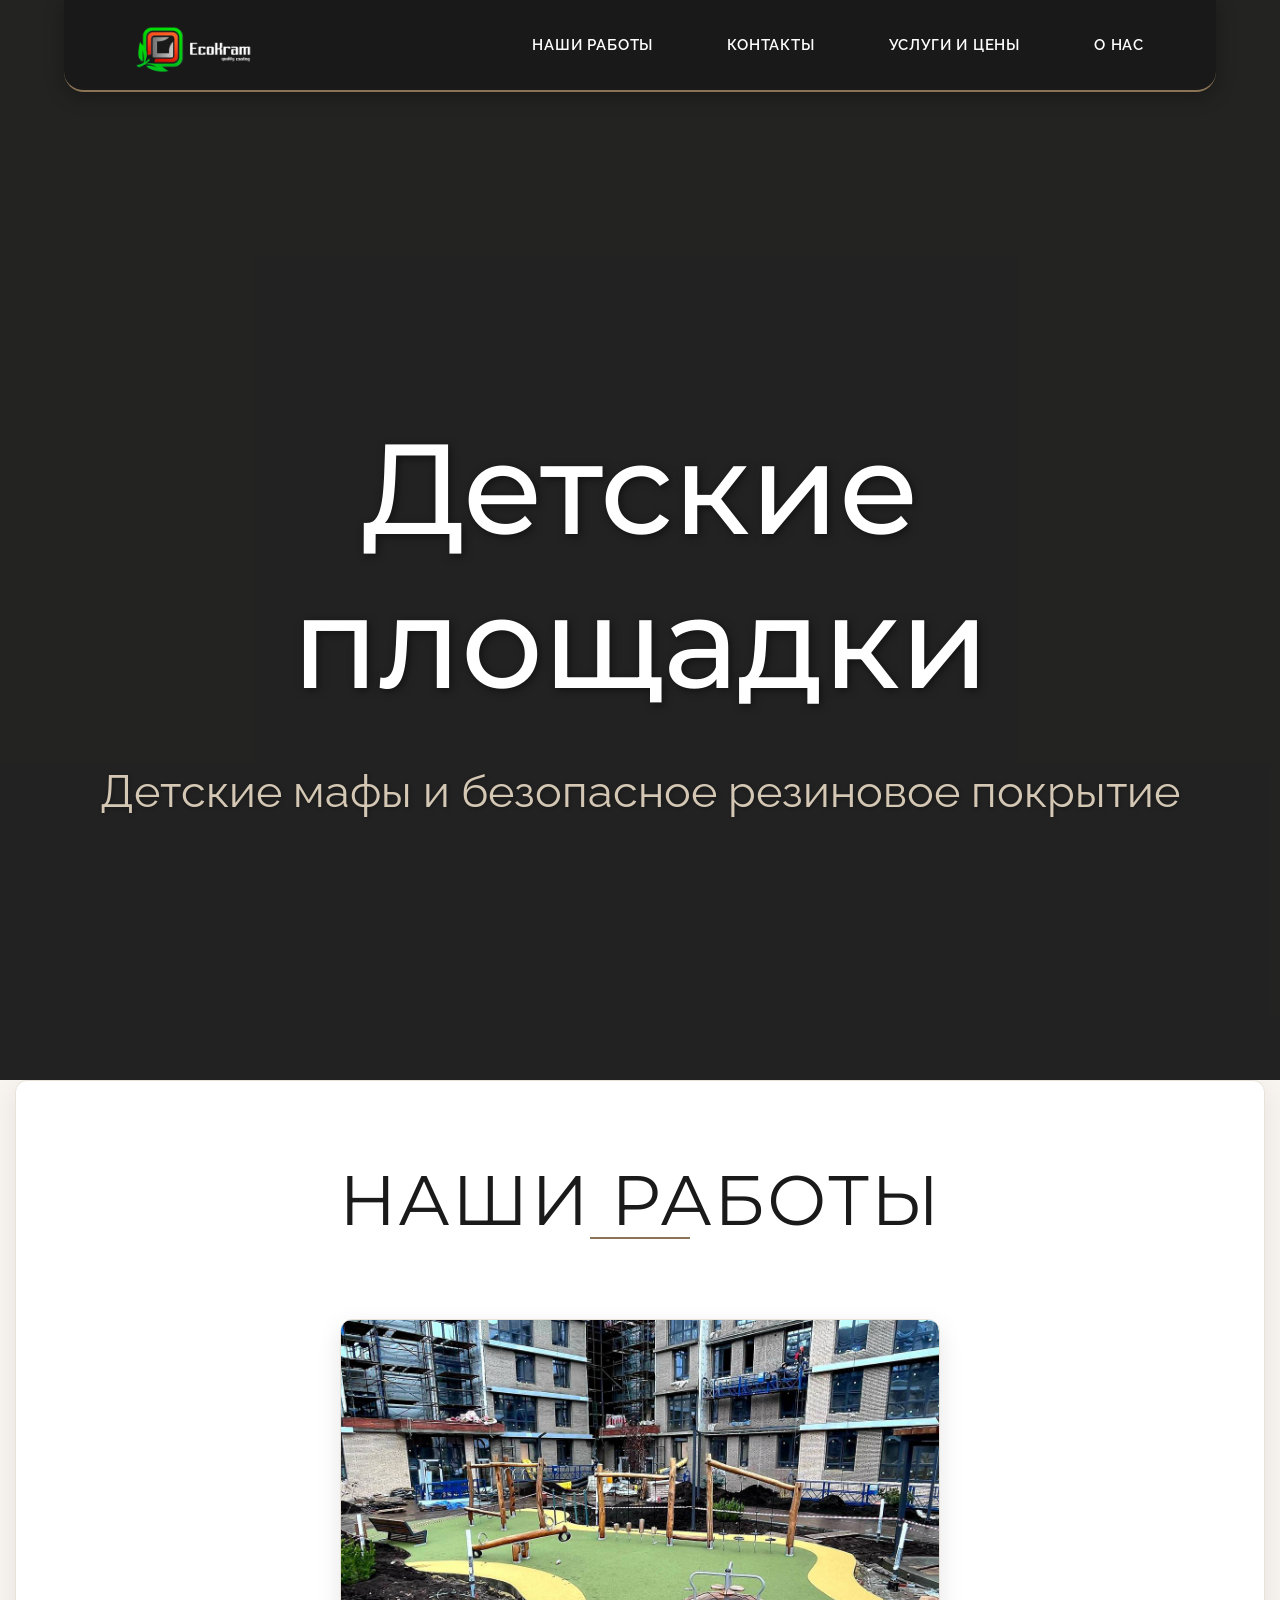
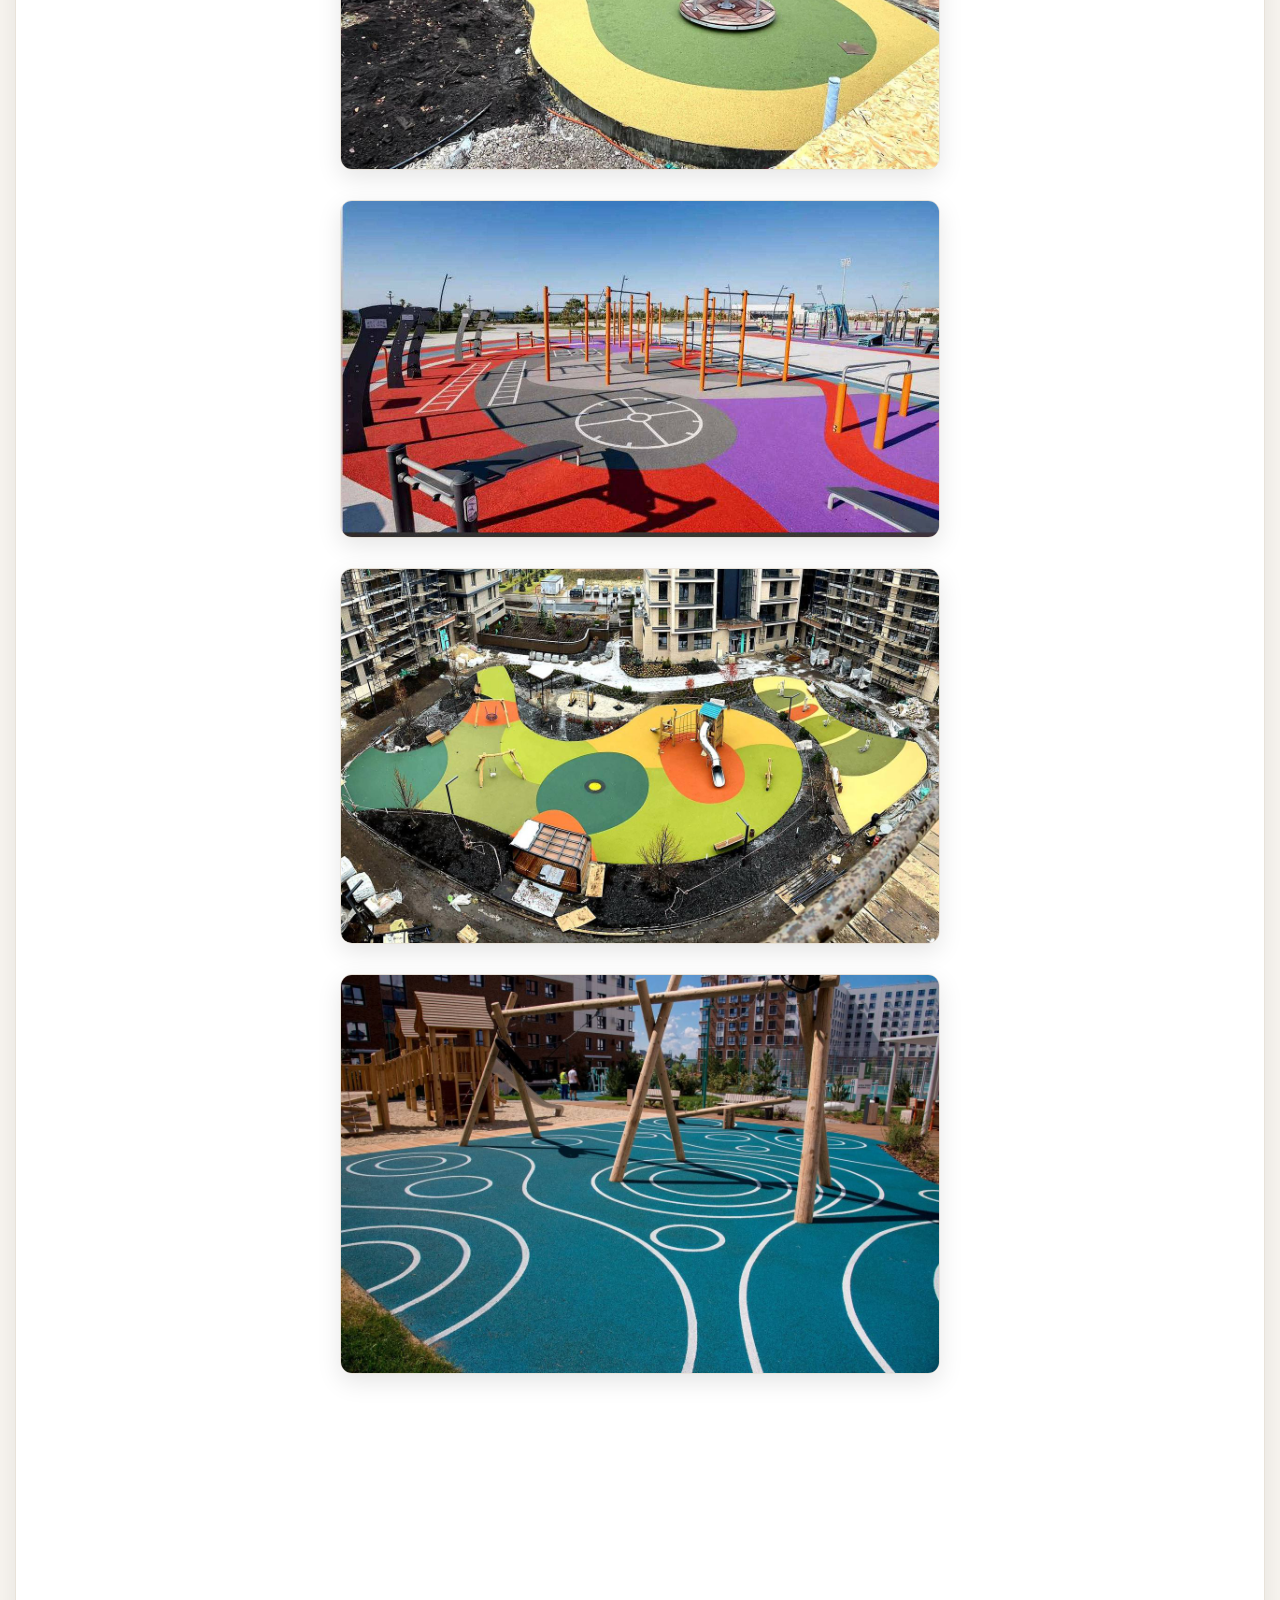
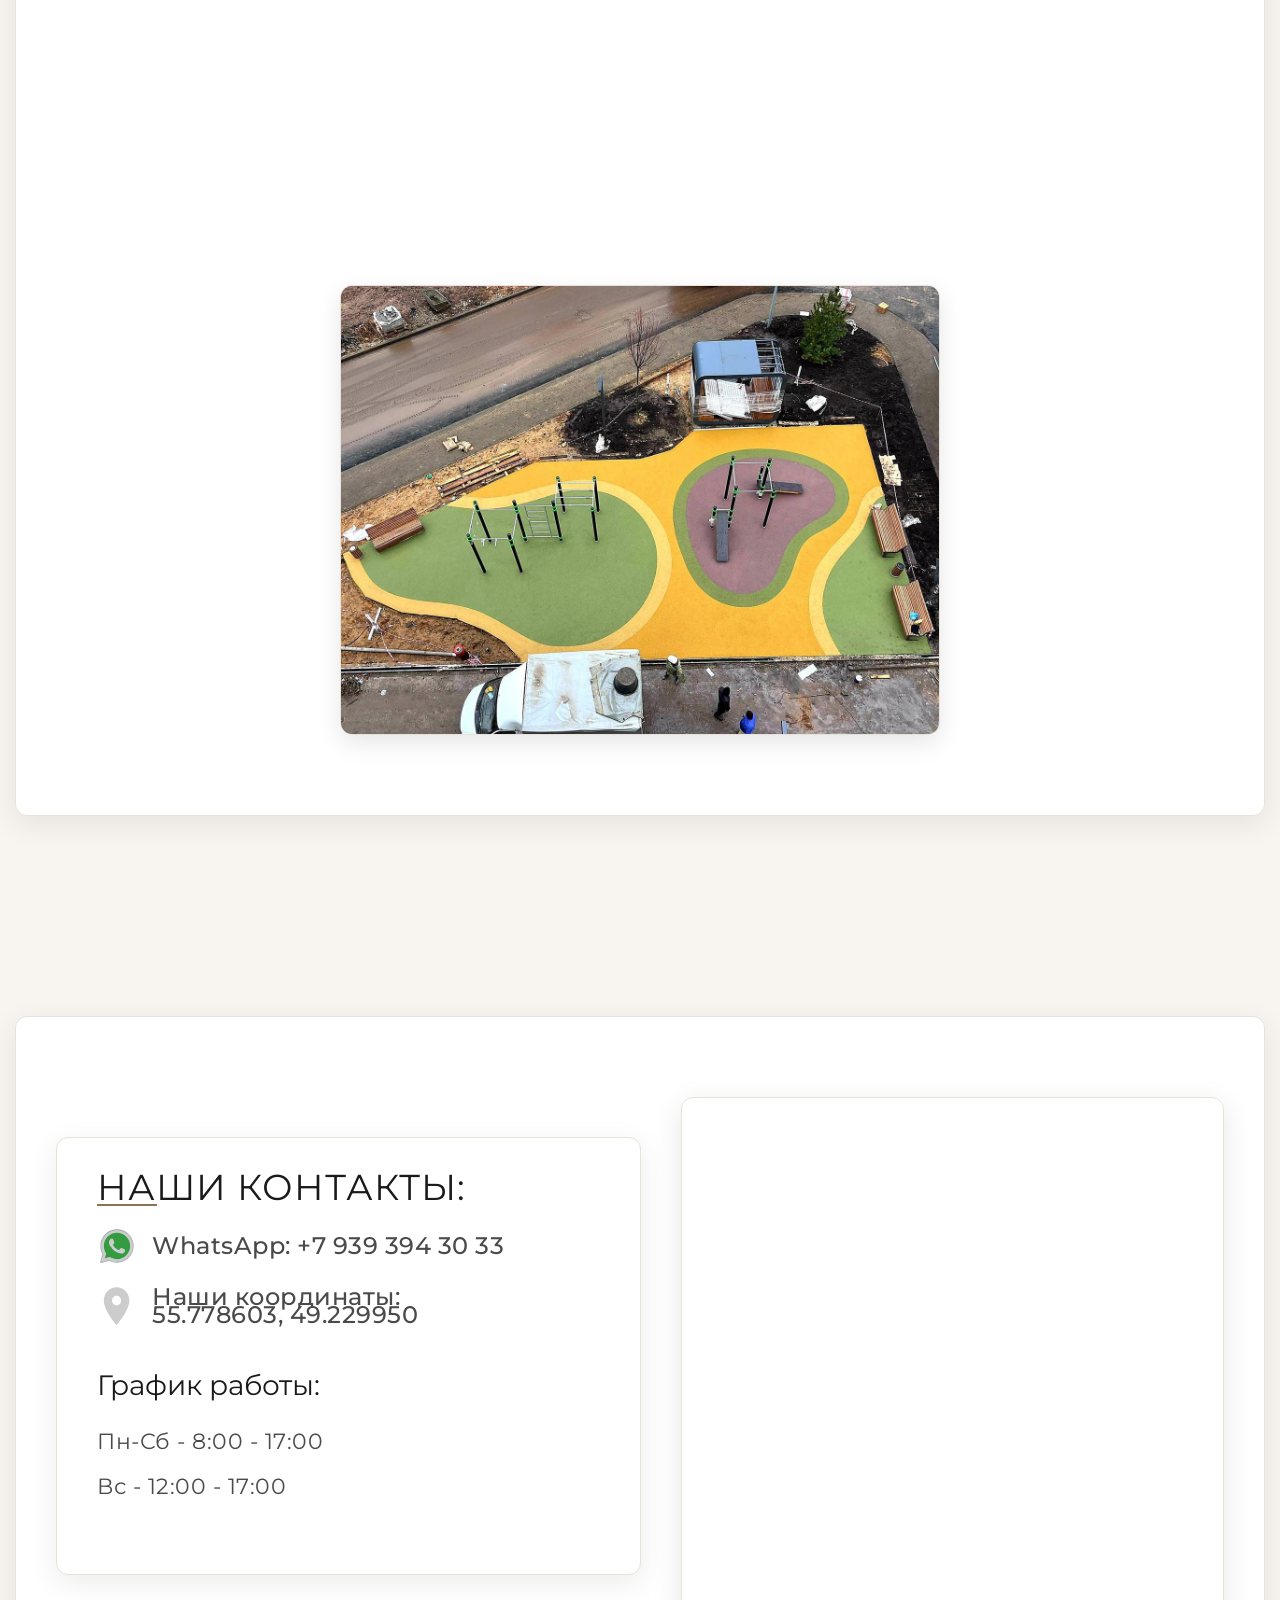
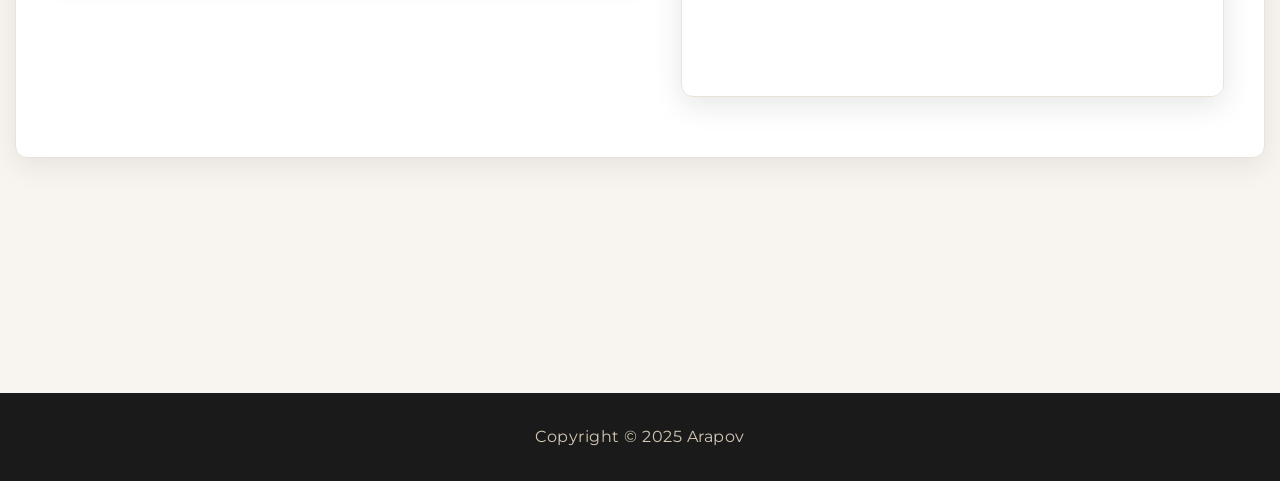
<file: index.html>
<!DOCTYPE html>
<html lang="ru">
<head>
    <meta charset="UTF-8">
    <meta name="viewport" content="width=device-width, initial-scale=1.0">
    <title>ЭКОКРАМ</title>
    <link rel="preconnect" href="https://fonts.googleapis.com">
    <link rel="preconnect" href="https://fonts.gstatic.com" crossorigin>
    <link href="https://fonts.googleapis.com/css2?family=Montserrat:ital,wght@0,100..900;1,100..900&display=swap" rel="stylesheet">
    <link rel="preconnect" href="https://fonts.googleapis.com">
    <link rel="preconnect" href="https://fonts.gstatic.com" crossorigin>
    <link href="https://fonts.googleapis.com/css2?family=Raleway:ital,wght@0,100..900;1,100..900&display=swap" rel="stylesheet">
    <link rel="stylesheet" href="styles/normalize.css">
    <link rel="stylesheet" href="styles/style.css">
</head>
<body>
    <header class="header">
        <div class="container">
            <nav class="nav">
                <a class="logo" href="index.html">
                    <img class="logo-img" src="image/1583610-1722.webp" alt="Логотип ЭКОКРАМ">
                </a> 
                <ul class="menu">
                    <li class="menu-item">
                        <a class="menu-link" href="index.html#Uslugi">Наши работы</a>
                    </li>
                    <li class="menu-item">
                        <a class="menu-link" href="index.html#contacts">Контакты</a>
                    </li>
                    <li class="menu-item">
                        <a class="menu-link" href="services.html">Услуги и цены</a>
                    </li>
                    <li class="menu-item">
                        <a class="menu-link" href="feedback.html">О нас</a>
                    </li>
                </ul>
            </nav>
           
            
            <div class="text">
                <div class="hero-content">
                    <div class="ploshadki">Детские площадки</div>
                    <p class="textp">Детские мафы и безопасное резиновое покрытие</p>
                </div>
            </div>
        </div>
      
    </header>
    

    <main class="main">
        <section class="section">
            <div class="container-2">
                <a name="Uslugi"></a>
                <div class="uslugi">Наши работы</div>
                <div class = "body2">
                    <div class="gallery-container">
                        <div class="gallery">
                            <img src="image/photo_1_2024-12-05_18-03-25.jpg" alt="Фото 1" class="gallery-image">
                            <img src="image/photo_2_2024-12-05_18-03-25.jpg" alt="Фото 2" class="gallery-image">
                            <img src="image/photo_3_2024-12-05_18-03-25.jpg" alt="Фото 3" class="gallery-image">
                            <img src="image/photo_4_2024-12-05_18-03-25.jpg" alt="Фото 4" class="gallery-image">
                            <img src="image/photo_5_2024-12-05_18-03-25.jpg" alt="Фото 5" class="gallery-image">
                            <img src="image/photo_6_2024-12-05_18-03-25.jpg" alt="Фото 6" class="gallery-image">
                           
                        </div>
                       
                    </div>
                
                    <script src="script.js"></script>
                </div>

                
            </div>
            
            
            
        </section>
        
        <section class="contacts">
            <div class="container-2">
                <div class="contact-inner">
                    <form action="#" class="contact-forms">
                        <a name="contacts"></a>
                        <div class="contact-title">Наши контакты:</div>
                        <div class="whatsapp-container">
                            
                            <img src="image/icons8-whatsapp.svg" alt="WhatsApp" class="icon">
                            <a href="tel:+7 939 365 5715">
                            <p class="WhatsApp">WhatsApp: +7 939 394 30 33 </p>
                            </a>
                        </div>
                        <div class="point">
                            <img src="image/Point.svg" alt="point" class="icon">
                            <div class="WhatsApp">
                                Наши координаты:<br>55.778603, 49.229950
                            </div>
                        </div>
                        <div class="grafik-2">График работы: </div>
                        <div class="grafik">
                            <p>Пн-Сб - 8:00 - 17:00</p>
                            <p>Вс - 12:00 - 17:00</p>
                            
                        </div>
                    </form>
                    <div class="map">
                        <script type="text/javascript" charset="utf-8" async 
                            src="https://api-maps.yandex.ru/services/constructor/1.0/js/?um=constructor%3A72d34d6f0f714a64d9b0798d7bc7390b1f22847db20ec881ee25680d267d483a&amp;width=100%25&amp;height=600&amp;lang=ru_RU&amp;scroll=true">
                        </script>
                    </div>
                    
                </div>
            </div>
        </section>
    </main>
    <footer>
        <a href="#contacts">Copyright © 2025 Arapov</a>
    </footer>
</body>
</html>
</file>
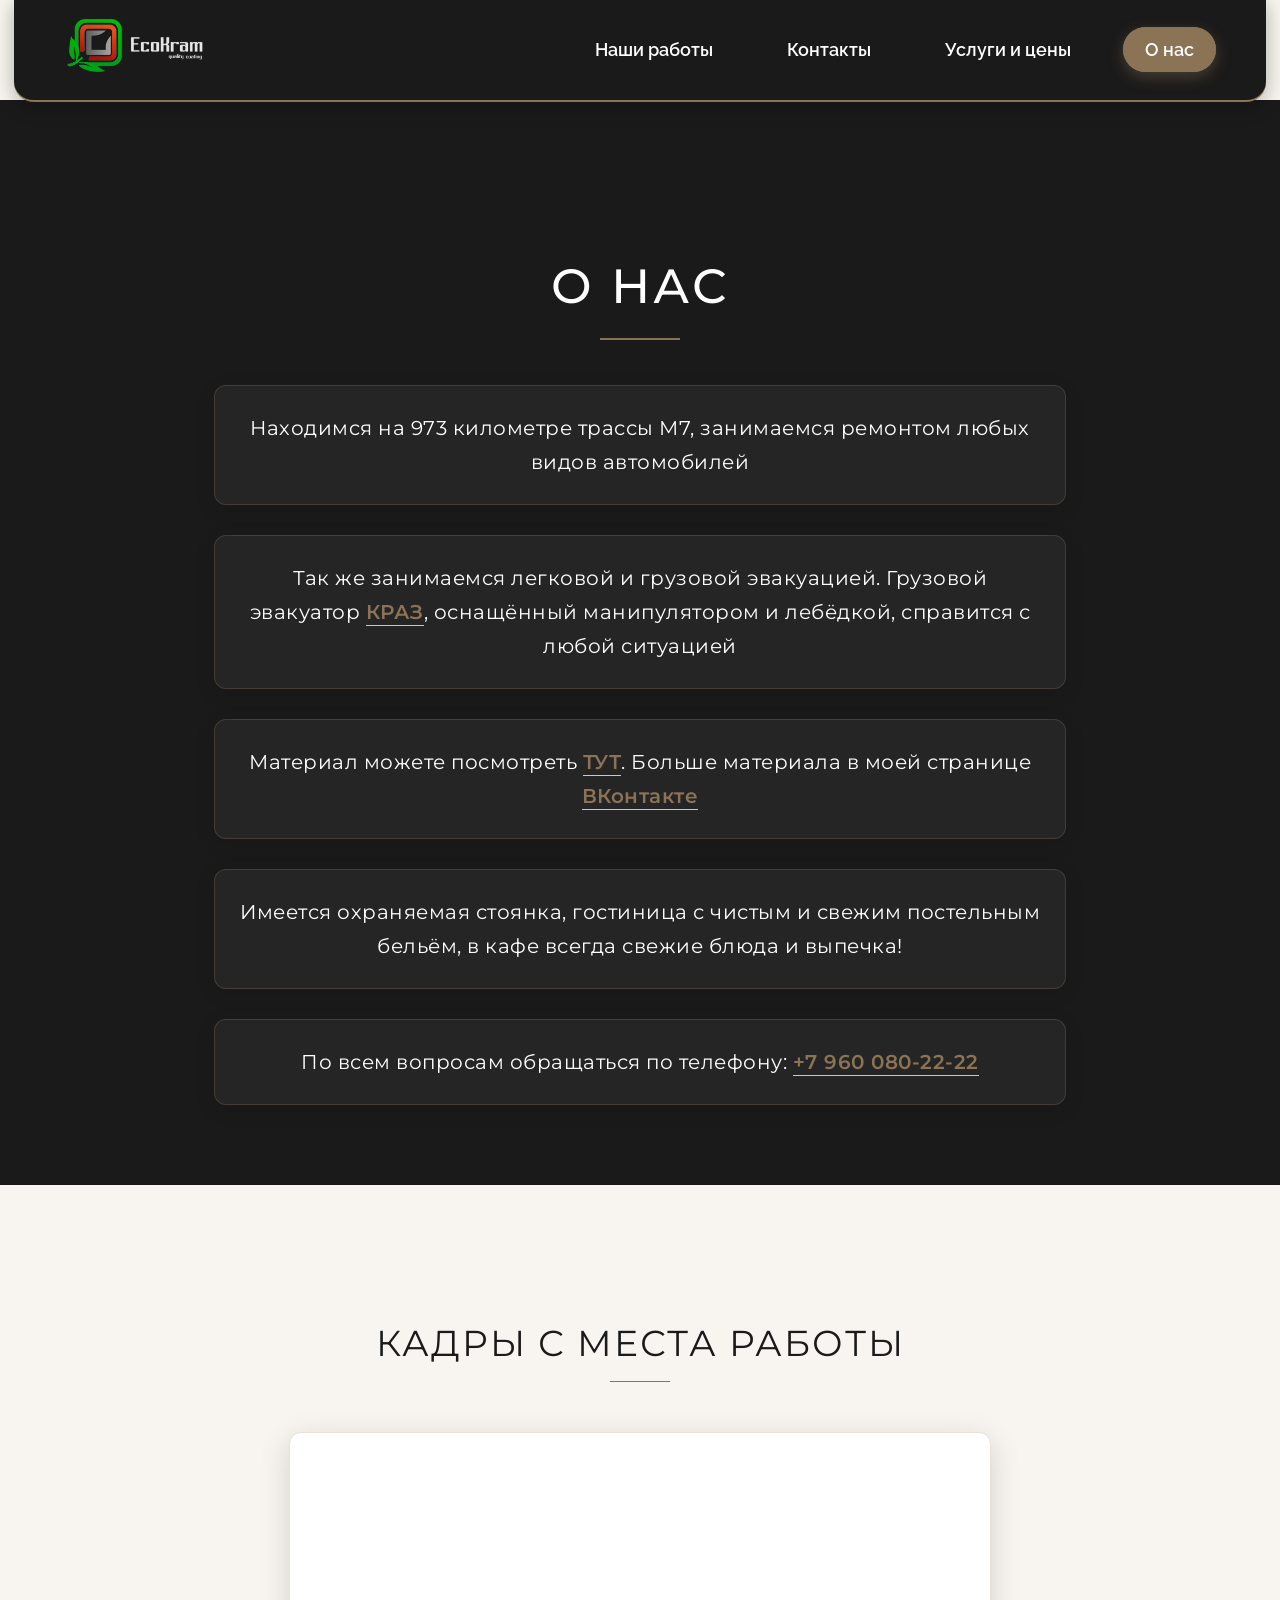
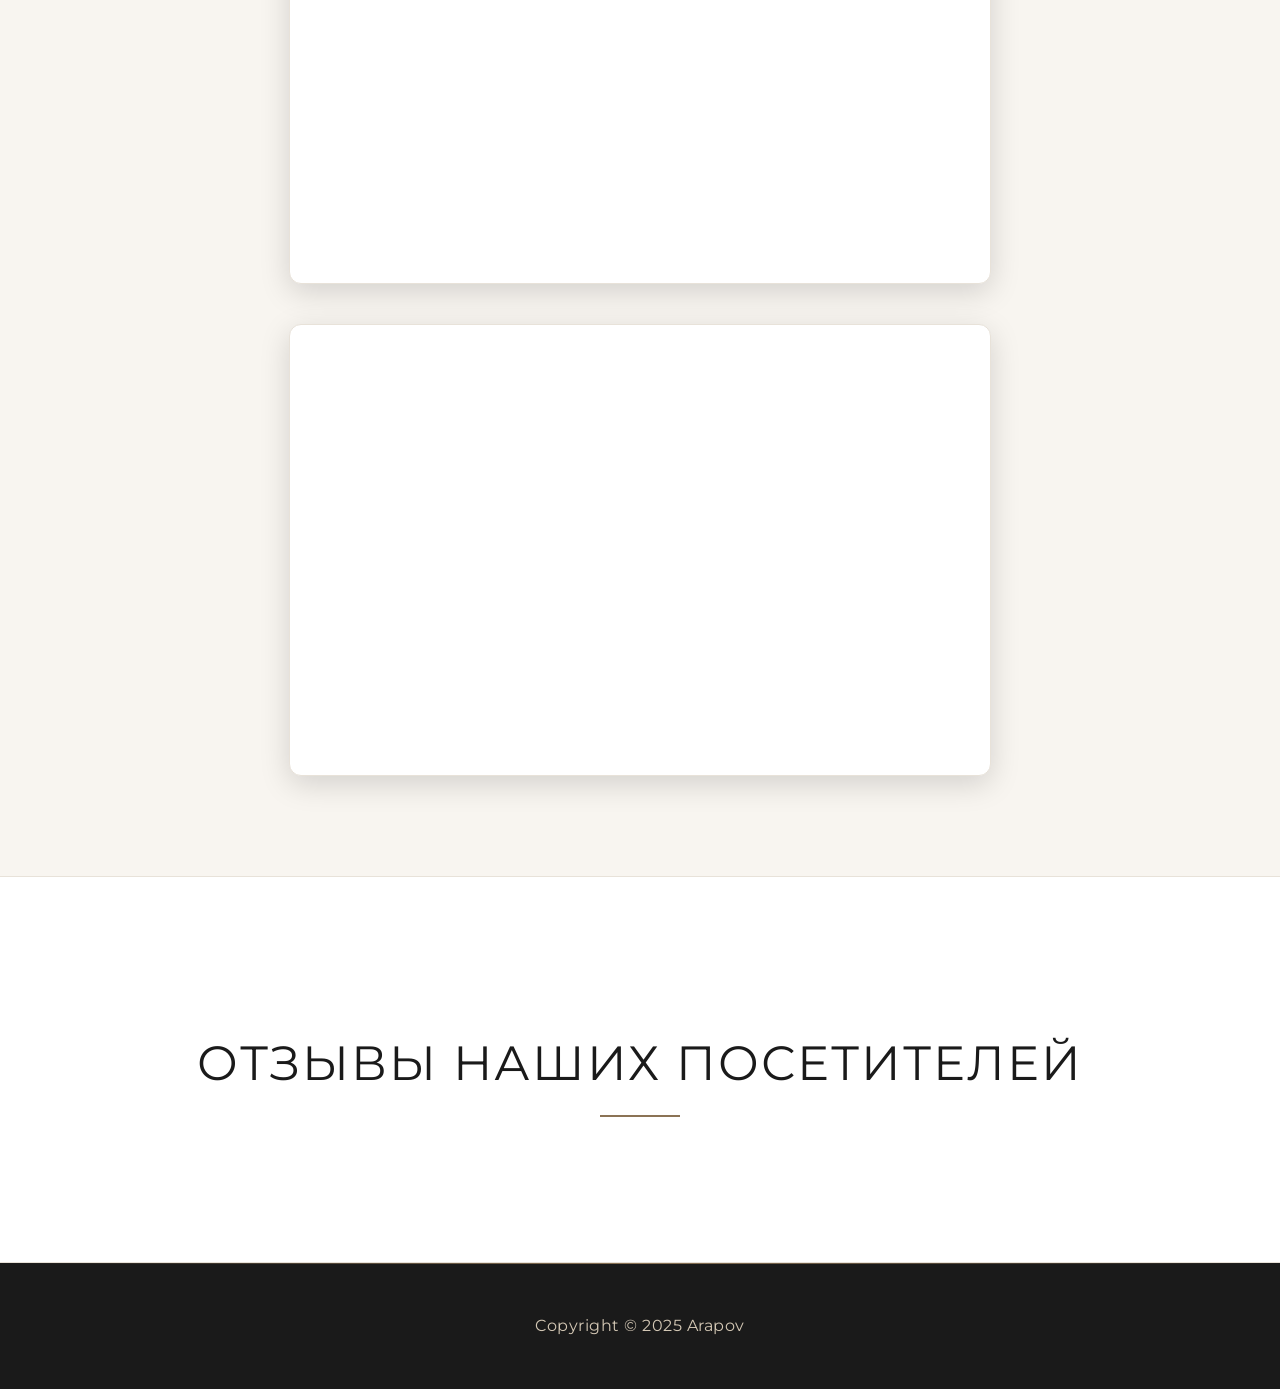
<file: feedback.html>
<!DOCTYPE html>
<html lang="ru">
<head>
    <meta charset="UTF-8">
    <meta name="viewport" content="width=device-width, initial-scale=1.0">
    <title>О нас - ЭКОКРАМ</title>
    <link rel="stylesheet" href="styles/normalize.css">
    <link rel="stylesheet" href="styles/feedStyle.css">
    <link rel="preconnect" href="https://fonts.googleapis.com">
    <link rel="preconnect" href="https://fonts.gstatic.com" crossorigin>
    <link href="https://fonts.googleapis.com/css2?family=Montserrat:ital,wght@0,100..900;1,100..900&display=swap" rel="stylesheet">
    <link rel="preconnect" href="https://fonts.googleapis.com">
    <link rel="preconnect" href="https://fonts.gstatic.com" crossorigin>
    <link href="https://fonts.googleapis.com/css2?family=Raleway:ital,wght@0,100..900;1,100..900&display=swap" rel="stylesheet">
</head>
<body>
  
    <header class="header">
        <div class="container">
            <nav class="nav">
                <a class="logo" href="index.html">
                    <img class="logo-img" src="image/1583610-1722.webp" alt="Логотип ЭКОКРАМ">
                </a> 

                <ul class="menu">
                    <li class="menu-item">
                        <a class="menu-link" href="index.html#Uslugi">Наши работы</a>
                    </li>
                    <li class="menu-item">
                        <a class="menu-link" href="index.html#contacts">Контакты</a>
                    </li>
                    <li class="menu-item">
                        <a class="menu-link" href="services.html">Услуги и цены</a>
                    </li>
                    <li class="menu-item">
                        <a class="menu-link active" href="feedback.html">О нас</a>
                    </li>
                
                </ul>
            </nav>
        </div>      
    </header>

    <main>
        <section id="about">
            <div class="container">
                <div class="row">
                    <h3>О НАС</h3>
                       
                        <p>Находимcя на 973 километре трассы М7, занимаемся ремонтом любых видов автомобилей </p>
                        <p>Так же занимаемся легковой и грузовой эвакуацией. Грузовой эвакуатор <a href="https://trucksreview.ru/kraz/kraz-255-tehnicheskie-harakteristiki.html">КРАЗ</a>, оснащённый манипулятором и лебёдкой, справится с любой ситуацией</p>
                        <p>Материал можете посмотреть <a href="#video">ТУТ</a>. Больше материала в моей странице <a href="https://vk.com/video/@id409682990">ВКонтакте</a></p>
                        <p>Имеется охраняемая стоянка, гостиница с чистым и свежим постельным бельём, в кафе всегда свежие блюда и выпечка!</p>
                        <p>По всем вопросам обращаться по телефону: <a href="tel:79600802222">+7 960 080-22-22</a></p>
                </div>
            </div>
        </section>

       <section class="video-section">
    <div class="container">
        <a name="video"></a>
        <h2 class="vid">Кадры с места работы</h2>
        <div class="video-container">
            <iframe src="https://vk.com/video_ext.php?oid=409682990&id=456239021&hash=807e6fb5af7aebf6" allowfullscreen></iframe>
            <iframe src="https://vk.com/video_ext.php?oid=409682990&id=456239019&hash=fa2de62d8173161d" allowfullscreen></iframe>
        </div>
    </div>
</section>

        <section id="reviews">
            <div class="container">
                <div class="row centered">
                    <h3>ОТЗЫВЫ НАШИХ ПОСЕТИТЕЛЕЙ</h3>
                    
                    <script src="https://res.smartwidgets.ru/app.js" defer></script>
                    <div class="sw-app" data-app="8501140510faa34374b7eae933b90966"></div>
                    
                </div>
            </div>
        </section>
    </main>

    <footer>
        <div class="container">
            <div class="row">
                <div class="col-lg-6 col-lg-offset-3">
                    <span>Copyright © 2025 Arapov</span>
                </div>
            </div>
        </div>
    </footer>
<script>
window.addEventListener('scroll', function() {
    const nav = document.querySelector('.nav');
    const scrollY = window.scrollY;
    
    if (scrollY > 100) {
        nav.classList.add('nav-scrolled');
    } else {
        nav.classList.remove('nav-scrolled');
    }
});

document.addEventListener('DOMContentLoaded', function() {
    document.querySelectorAll('a[href^="#"]').forEach(anchor => {
        anchor.addEventListener('click', function (e) {
            e.preventDefault();
            const targetId = this.getAttribute('href').substring(1);
            const targetElement = document.getElementById(targetId) || document.querySelector(`[name="${targetId}"]`);
            
            if (targetElement) {
                window.scrollTo({
                    top: targetElement.offsetTop - 100,
                    behavior: 'smooth'
                });
            }
        });
    });
});
</script>
</body>
</html>
</file>
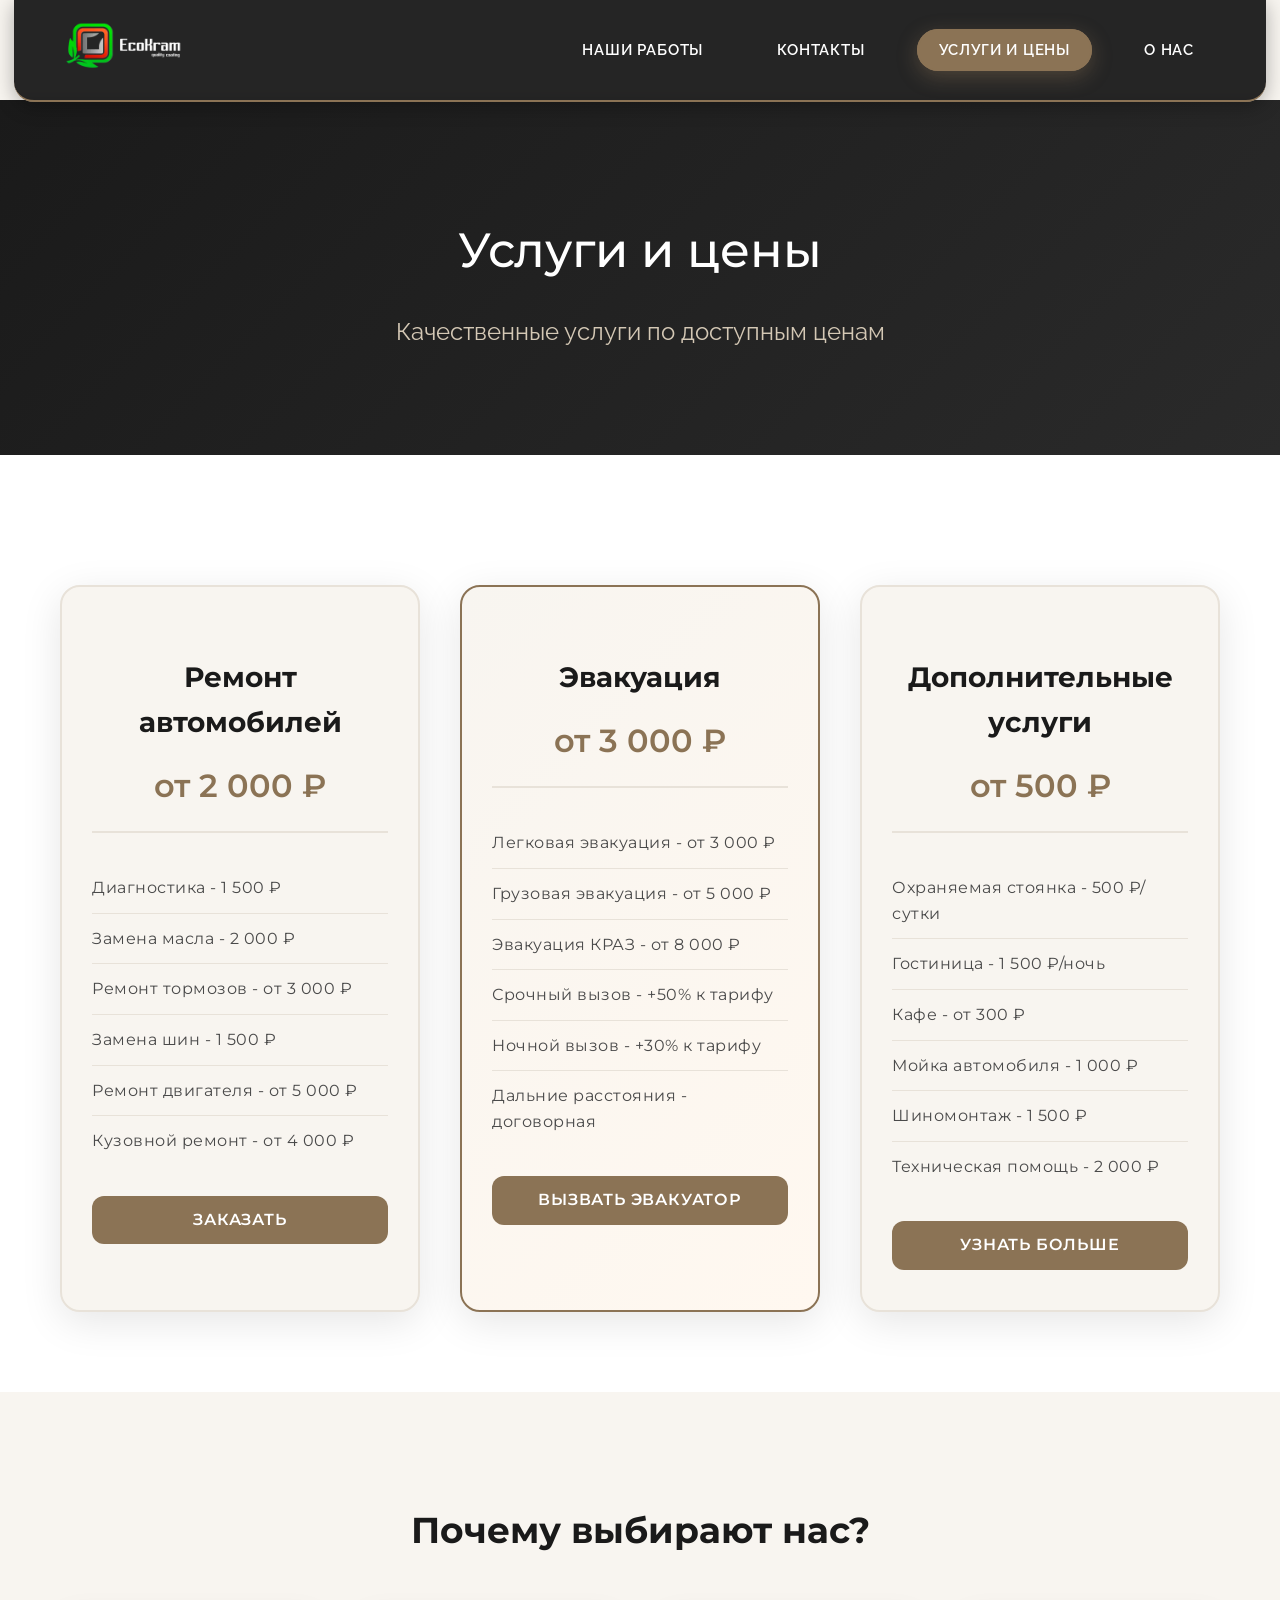
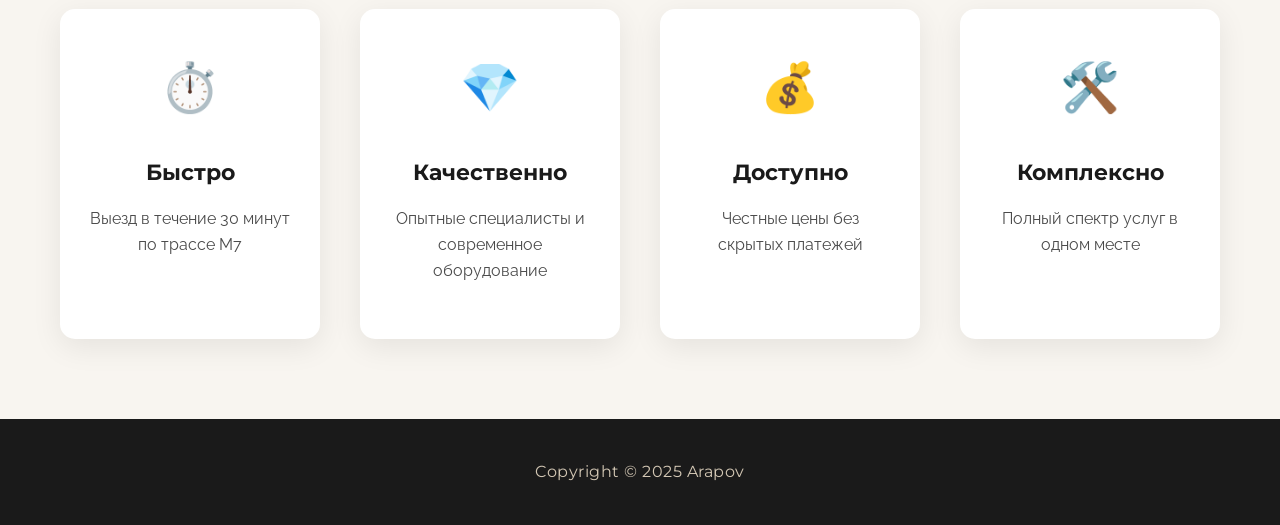
<file: services.html>
<!DOCTYPE html>
<html lang="ru">
<head>
    <meta charset="UTF-8">
    <meta name="viewport" content="width=device-width, initial-scale=1.0">
    <title>Услуги и цены - ЭКОКРАМ</title>
    <link rel="preconnect" href="https://fonts.googleapis.com">
    <link rel="preconnect" href="https://fonts.gstatic.com" crossorigin>
    <link href="https://fonts.googleapis.com/css2?family=Montserrat:ital,wght@0,100..900;1,100..900&display=swap" rel="stylesheet">
    <link rel="preconnect" href="https://fonts.googleapis.com">
    <link rel="preconnect" href="https://fonts.gstatic.com" crossorigin>
    <link href="https://fonts.googleapis.com/css2?family=Raleway:ital,wght@0,100..900;1,100..900&display=swap" rel="stylesheet">
    <link rel="stylesheet" href="styles/normalize.css">
    <link rel="stylesheet" href="styles/services.css">
</head>
<body>
    <nav class="nav">
        <a class="logo" href="index.html">
            <img class="logo-img" src="image/1583610-1722.webp" alt="Логотип ЭКОКРАМ">
        </a>
         
        <ul class="menu">
            <li class="menu-item">
                <a class="menu-link" href="index.html#Uslugi">Наши работы</a>
            </li>
            <li class="menu-item">
                <a class="menu-link" href="index.html#contacts">Контакты</a>
            </li>
            <li class="menu-item">
                <a class="menu-link active" href="services.html">Услуги и цены</a>
            </li>
            <li class="menu-item">
                <a class="menu-link" href="feedback.html">О нас</a>
            </li>
        </ul>
    </nav>

    <main class="main-services">
        <section class="services-hero">
            <div class="container">
                <h1>Услуги и цены</h1>
                <p class="subtitle">Качественные услуги по доступным ценам</p>
            </div>
        </section>

        <section class="pricing-section">
            <div class="container">
                <div class="pricing-grid">
                    <div class="pricing-card">
                        <div class="card-header">
                            <h3>Ремонт автомобилей</h3>
                            <div class="price">от 2 000 ₽</div>
                        </div>
                        <ul class="services-list">
                            <li>Диагностика - 1 500 ₽</li>
                            <li>Замена масла - 2 000 ₽</li>
                            <li>Ремонт тормозов - от 3 000 ₽</li>
                            <li>Замена шин - 1 500 ₽</li>
                            <li>Ремонт двигателя - от 5 000 ₽</li>
                            <li>Кузовной ремонт - от 4 000 ₽</li>
                        </ul>
                        <button class="order-btn">Заказать</button>
                    </div>

                    <div class="pricing-card featured">
                        <div class="card-header">
                            <h3>Эвакуация</h3>
                            <div class="price">от 3 000 ₽</div>
                        </div>
                        <ul class="services-list">
                            <li>Легковая эвакуация - от 3 000 ₽</li>
                            <li>Грузовая эвакуация - от 5 000 ₽</li>
                            <li>Эвакуация КРАЗ - от 8 000 ₽</li>
                            <li>Срочный вызов - +50% к тарифу</li>
                            <li>Ночной вызов - +30% к тарифу</li>
                            <li>Дальние расстояния - договорная</li>
                        </ul>
                        <button class="order-btn">Вызвать эвакуатор</button>
                    </div>

                    <div class="pricing-card">
                        <div class="card-header">
                            <h3>Дополнительные услуги</h3>
                            <div class="price">от 500 ₽</div>
                        </div>
                        <ul class="services-list">
                            <li>Охраняемая стоянка - 500 ₽/сутки</li>
                            <li>Гостиница - 1 500 ₽/ночь</li>
                            <li>Кафе - от 300 ₽</li>
                            <li>Мойка автомобиля - 1 000 ₽</li>
                            <li>Шиномонтаж - 1 500 ₽</li>
                            <li>Техническая помощь - 2 000 ₽</li>
                        </ul>
                        <button class="order-btn">Узнать больше</button>
                    </div>
                </div>
            </div>
        </section>

        <section class="features-section">
            <div class="container">
                <h2>Почему выбирают нас?</h2>
                <div class="features-grid">
                    <div class="feature">
                        <div class="feature-icon">⏱️</div>
                        <h4>Быстро</h4>
                        <p>Выезд в течение 30 минут по трассе М7</p>
                    </div>
                    <div class="feature">
                        <div class="feature-icon">💎</div>
                        <h4>Качественно</h4>
                        <p>Опытные специалисты и современное оборудование</p>
                    </div>
                    <div class="feature">
                        <div class="feature-icon">💰</div>
                        <h4>Доступно</h4>
                        <p>Честные цены без скрытых платежей</p>
                    </div>
                    <div class="feature">
                        <div class="feature-icon">🛠️</div>
                        <h4>Комплексно</h4>
                        <p>Полный спектр услуг в одном месте</p>
                    </div>
                </div>
            </div>
        </section>
    </main>

    <footer>
        <div class="container">
            <div class="row">
                <span>Copyright © 2025 Arapov</span>
            </div>
        </div>
    </footer>
        <div id="form-modal" class="modal">
    <div class="modal-content">
        <span class="close">&times;</span>
        <h3>Оставить заявку</h3>
        <p class="modal-subtitle">Мы свяжемся с вами в течение 15 минут</p>
        
        <form class="contact-form" id="service-form">
            <div class="form-group">
                <label for="service-type">Выберите услугу:</label>
                <select id="service-type" name="service-type" required>
                    <option value="">-- Выберите услугу --</option>
                    <option value="repair">Ремонт автомобиля</option>
                    <option value="evacuation">Эвакуация</option>
                    <option value="other">Другая услуга</option>
                </select>
            </div>
            
            <div class="form-group">
                <input type="text" id="name" name="name" placeholder="Ваше имя" required>
            </div>
            
            <div class="form-group">
                <input type="tel" id="phone" name="phone" placeholder="Ваш телефон" required>
            </div>
            
            <div class="form-group">
                <textarea id="message" name="message" placeholder="Опишите проблему или задайте вопрос..." rows="4"></textarea>
            </div>
            
            <button type="submit" class="submit-btn">Отправить заявку</button>
        </form>
        
        <div class="modal-contacts">
            <p>Или свяжитесь напрямую:</p>
            <p>📞 <a href="tel:+79393943033">+7 939 394-30-33</a></p>
        </div>
    </div>
    </div>
    <script src="services.js"></script>
    <script src="script.js"></script>
</body>
</html>
</file>
<file: styles/style.css>
* {
    box-sizing: border-box !important;
}

.container-2,
.contact-forms,
.contact-forms > * {
    max-width: 100% !important;
    box-sizing: border-box !important;
}

@media (max-width: 767px) {
    .container-2 {
        padding-left: 15px !important;
        padding-right: 15px !important;
        width: 100% !important;
    }
    
    .contact-forms {
        padding-left: 15px !important;
        padding-right: 15px !important;
        width: 100% !important;
    }
}

html {
  line-height: 1.15;
  -webkit-text-size-adjust: 100%;
    max-width: 100%;
    overflow-x: hidden;
}

body {
  margin: 0;
    max-width: 100%;
    overflow-x: hidden;
}

main {
  display: block;
}

h1 {
  font-size: 2em;
  margin: 0.67em 0;
}

hr {
  box-sizing: border-box;
  height: 0;
  overflow: visible;
}

pre {
  font-family: monospace, monospace;
  font-size: 1em;
}

a {
  background-color: transparent;
}

abbr[title] {
  border-bottom: none;
  text-decoration: underline;
  text-decoration: underline dotted;
}

b,
strong {
  font-weight: bolder;
}

code,
kbd,
samp {
  font-family: monospace, monospace;
  font-size: 1em;
}

small {
  font-size: 80%;
}

sub,
sup {
  font-size: 75%;
  line-height: 0;
  position: relative;
  vertical-align: baseline;
}

sub {
  bottom: -0.25em;
}

sup {
  top: -0.5em;
}

img {
  border-style: none;
}

button,
input,
optgroup,
select,
textarea {
  font-family: inherit;
  font-size: 100%;
  line-height: 1.15;
  margin: 0;
}

button,
input {
  overflow: visible;
}

button,
select {
  text-transform: none;
}

button,
[type="button"],
[type="reset"],
[type="submit"] {
  -appearance: button;
}

button::-moz-focus-inner,
[type="button"]::-moz-focus-inner,
[type="reset"]::-moz-focus-inner,
[type="submit"]::-moz-focus-inner {
  border-style: none;
  padding: 0;
}

button:-moz-focusring,
[type="button"]:-moz-focusring,
[type="reset"]:-moz-focusring,
[type="submit"]:-moz-focusring {
  outline: 1px dotted ButtonText;
}

fieldset {
  padding: 0.35em 0.75em 0.625em;
}

legend {
  box-sizing: border-box;
  color: inherit;
  display: table;
  max-width: 100%;
  padding: 0;
  white-space: normal;
}

progress {
  vertical-align: baseline;
}

textarea {
  overflow: auto;
}

[type="checkbox"],
[type="radio"] {
  box-sizing: border-box;
  padding: 0;
}

[type="number"]::-webkit-inner-spin-button,
[type="number"]::-webkit-outer-spin-button {
  height: auto;
}

[type="search"] {
  appearance: textfield;
  outline-offset: -2px;
}

[type="search"]::-webkit-search-decoration {
  -webkit-appearance: none;
}

::-webkit-file-upload-button {
  -webkit-appearance: button;
  font: inherit;
}

details {
  display: block;
}

summary {
  display: list-item;
}

template {
  display: none;
}

[hidden] {
  display: none;
}

a{
    text-decoration:none;
    color: inherit;
    transition: color 0.3s ease;
}
a:hover{
    color: #8b7355;
}
ul{
    margin: 0;
    padding: 0;
    list-style: none;
}
.logo{
    margin: 10px 0 0 20px;
    display: flex;
    flex-grow: 1;
    flex-basis: 0;
    cursor: pointer;
    transition: transform 0.2s ease;
}

.logo-img {
    height: 50px;
    width: auto;
    border-radius: 8px;
    transition: transform 0.3s ease;
    filter: brightness(1.1);
}

.logo-clicked .logo-img {
    transform: scale(0.9);
    transition: transform 0.2s ease;
}

.logo:hover .logo-img {
    transform: scale(1.05);
}

body{
    background-color: #f8f5f0;
    font-family: "Raleway", sans-serif;
    font-size: 14px;
    line-height: 18px;
    font-weight: 400;
    color: #2c2c2c;
}

.header {
    background: url('C:\Users\arapo\Desktop\ArapovWebsite\image\black-road-texture_1160-806.avif') center/cover;
    min-height: 300px;
    position: relative;
    margin-bottom: 0;
    width: 100%;
}

.container{
    background-color: #1a1a1a; 
    min-height: 1080px;
    max-width: 100%;
    margin: 0;
    padding-top: 240px;
    position: relative;
    width: 100%;
}

.container::before {
    content: '';
    position: absolute;
    top: 0;
    left: 0;
    right: 0;
    bottom: 0;
    background: rgba(116, 112, 106, 0.1);
    z-index: 1;
}

.nav {
    display: flex;
    justify-content: space-between;
    align-items: center;
    position: fixed;
    top: 0;
    left: 50%;
    transform: translateX(-50%);
    z-index: 1000;
    background: rgba(26, 26, 26, 0.95);
    padding: 15px 50px;
    box-shadow: 0 4px 20px rgba(0, 0, 0, 0.3);
    border-bottom: 2px solid #8b7355;
    width: 90%;
    max-width: 1400px;
    border-radius: 0 0 20px 20px;
    min-height: 70px;
    transition: all 0.3s ease;
    backdrop-filter: blur(5px);
    flex-wrap: wrap; /* Добавлено */
    gap: 15px; /* Добавлено */
}

.nav-scrolled {
    padding: 10px 40px;
    min-height: 60px;
    width: 85%;
    box-shadow: 0 2px 15px rgba(0, 0, 0, 0.4);
}

.nav-scrolled .logo-img {
    height: 40px;
}

.nav-scrolled .button-dop {
    height: 40px;
    padding: 8px 20px;
    font-size: 14px;
}

.nav-scrolled .menu-link {
    padding: 8px 16px;
    font-size: 14px;
}

.hero {
    background: #ffffff;
    min-height: 100vh;
    margin-top: 80px; 
    position: relative;
    background-image: url('image/bg.png');
    background-repeat: no-repeat;
    background-size: cover;
    background-position: center;
    display: flex;
    align-items: center;
    justify-content: center;
}

.menu {
    display: flex;
    gap: 30px;
    align-items: center;
    list-style: none;
    margin: 0;
    padding: 0;
    flex-wrap: wrap; /* Добавлено */
    justify-content: center; /* Добавлено */
}

.menu-link {
    color: #ffffff;
    text-decoration: none;
    font-size: 15px;
    font-weight: 600;
    padding: 10px 20px;
    border-radius: 25px;
    transition: all 0.3s ease;
    border: 2px solid transparent;
    text-transform: uppercase;
    letter-spacing: 0.8px;
}

.menu-link:hover,
.menu-link.active {
    background: #8b7355;
    color: #ffffff;
    border-color: #8b7355;
    box-shadow: 0 6px 20px rgba(139, 115, 85, 0.4);
    transform: translateY(-2px);
}

.button-dop:hover {
    background: #6d5a41;
    border-color: #6d5a41;
    transform: translateY(-3px);
    box-shadow: 0 8px 25px rgba(139, 115, 85, 0.6);
}

.button-dop {
    background: #8b7355;
    color: #ffffff;
    border: 2px solid #8b7355;
    border-radius: 30px;
    padding: 12px 25px;
    font-family: "Raleway", sans-serif;
    font-size: 15px;
    font-weight: 600;
    text-transform: uppercase;
    letter-spacing: 0.8px;
    cursor: pointer;
    transition: all 0.3s ease;
    box-shadow: 0 4px 15px rgba(139, 115, 85, 0.3);
}

.text{
    position: relative;
    display: flex;
    flex-direction: column;
    justify-content: center;
    align-items: center;
    z-index: 2;
    width: 100%;
    height: 100%;
    min-height: 800px;
    text-align: center;
}

.ploshadki{
    color: #ffffff;
    font-family: "Montserrat", sans-serif;
    font-size: 128px;
    font-weight: 500;
    text-align: center;
    text-shadow: 2px 2px 8px rgba(0, 0, 0, 0.5); 
    margin: 0;
    padding: 0;
    line-height: 1.2;
}

.textp{
    font-size: 45px;
    font-family: "Raleway", sans-serif;
    color: #d4c8b5; 
    font-weight: 400;
    text-align: center;
    margin-top: 40px;
    width: 100%;
    line-height: 1.4;
    text-shadow: 1px 1px 4px rgba(0, 0, 0, 0.3);
}

.main{
    background-color: #f8f5f0;
    max-width: 1712px;
    margin: 0 auto;
    padding: 0 15px;
    margin-bottom: 235px;
    color: #2c2c2c;
}

.container-2{
    margin-bottom: 200px;
    background: #ffffff;
    padding: 60px 40px;
    border-radius: 12px;
    box-shadow: 0 8px 30px rgba(0, 0, 0, 0.08);
    border: 1px solid #e8e2d9;
    width: 100%;
    box-sizing: border-box;
    max-width: 100%;
    overflow: hidden;
}

.uslugi{
    text-align: center;
    font-size: 70px;
    color: #1a1a1a;
    font-family: "Montserrat", sans-serif;
    font-weight: 400;
    padding: 50px 0 90px;
    text-transform: uppercase;
    letter-spacing: 2px;
    position: relative;
}

.uslugi::after {
    content: '';
    position: absolute;
    bottom: 60px;
    left: 50%;
    transform: translateX(-50%);
    width: 100px;
    height: 2px;
    background: #8b7355;
}

.body2 {
    font-family: "Raleway", sans-serif;
    margin: 0;
    padding: 20px 0;
}

.gallery {
    display: flex;
    flex-wrap: wrap;
    justify-content: center;
    gap: 30px;
    width: 100%;
}

.gallery-image {
    width: 600px;
    height: auto;
    opacity: 0;
    transform: translateY(20px);
    transition: opacity 0.9s ease, transform 0.9s ease;
    border-radius: 12px;
    box-shadow: 0 8px 25px rgba(0, 0, 0, 0.1);
    border: 1px solid #e8e2d9;
}

.gallery-image.visible {
    opacity: 1;
    transform: translateY(0);
}

.gallery-image:hover {
    transform: translateY(-5px);
    box-shadow: 0 15px 35px rgba(0, 0, 0, 0.15);
}

.contacts{
    margin-top: 100px;
    margin-bottom: 50px;
}
.contact-inner{
    display: flex;
    background-color: transparent;
    gap: 40px;
    align-items: flex-start;
}
.contact-forms{
    margin-top: 60px;
    width: 100%;
    padding: 0 10px 0 50px;
    background: #ffffff;
    border-radius: 12px;
    padding: 40px;
    box-shadow: 0 8px 30px rgba(0, 0, 0, 0.08);
    border: 1px solid #e8e2d9;
    max-width: 100%;
    box-sizing: border-box;
}

/* Убеждаемся, что внутренние элементы не превышают ширину */
.contact-forms > * {
    max-width: 100%;
    box-sizing: border-box;
}

.contact-title{
    font-family: "Montserrat",sans-serif;
    font-size: 36px;
    color: #1a1a1a;
    margin-bottom: 30px;
    text-transform: uppercase;
    letter-spacing: 1px;
    font-weight: 400;
    position: relative;
}

.contact-title::after {
    content: '';
    position: absolute;
    bottom: -10px;
    left: 0;
    width: 60px;
    height: 2px;
    background: #8b7355;
}

.whatsapp-container{
    margin-top: 25px;
    display: flex;
    align-items: center;
    justify-content: flex-start;
    padding: 0;
}

.point{
    display: flex;
    align-items: center;
    justify-content: flex-start;
    margin-top: 20px;
    padding: 0;
}
.icon{
    margin-right: 15px;
    width: 40px;
    height: 40px;
    filter: brightness(0.8);
}

.WhatsApp{
    font-size: 24px;
    color: #4a4a4a;
    font-weight: 500;
    margin: 0;
    padding: 0;
    font-family: "Montserrat", sans-serif; 
    letter-spacing: 0.5px; 
    white-space: nowrap; 
    word-wrap: break-word;
    max-width: 100%;
}

.point .WhatsApp {
    font-family: "Montserrat", sans-serif;
    letter-spacing: 0.5px;
    white-space: nowrap;
}
.grafik-2{
    font-family: "Montserrat", sans-serif;
    font-size: 28px;
    margin-top: 50px;
    color: #1a1a1a;
    font-weight: 400;
}

.grafik{
    padding: 20px 0;
    font-size: 22px;
    color: #4a4a4a;
    line-height: 1.6;
    text-align: left;
    margin: 0;
    max-width: 100%;
    word-wrap: break-word;
}

.grafik p {
    margin: 10px 0;
    padding: 0;
    font-family: "Montserrat", sans-serif; 
    letter-spacing: 0.5px;
    word-wrap: break-word;
    max-width: 100%;
}

.grafik p:nth-child(1),
.grafik p:nth-child(2) {
    font-family: "Montserrat", sans-serif;
    letter-spacing: 0.5px;
    white-space: nowrap;
}

.map {
    width: 100%;
    height: 600px;
    border-radius: 12px;
    overflow: hidden;
    box-shadow: 0 8px 30px rgba(0, 0, 0, 0.1);
    border: 1px solid #e8e2d9;
    margin-top: 20px;
    position: relative;
    max-width: 100%;
    box-sizing: border-box;
}

.map iframe,
.map script {
    width: 100% !important;
    height: 100% !important;
    border: none;
    position: relative !important;
    z-index: 1;
}

.under {
    background: #1a1a1a;
    width: 100%;
    padding: 0;
    margin: 0;
    flex-shrink: 0;
}

.container-under {
    min-height: 30px;
    padding: 30px 15px;  
    font-size: 22px;  
    text-align: center;
    width: 100%;
    margin: 0;
}

.menu-2 {
    display: flex;
    justify-content: center;
    align-items: center; 
    width: 100%;
}

.und {
    color: #d4c8b5;
    transition: color 0.3s ease;
    font-size: 16px;
    letter-spacing: 0.5px;
}

.und:hover {
    color: #8b7355;
}

footer {
    background: #1a1a1a;
    color: #d4c8b5;
    text-align: center;
    padding: 30px 20px;
    width: 100%;
    margin-top: 50px;
}

footer a {
    color: #d4c8b5;
    text-decoration: none;
    font-size: 16px;
    transition: color 0.3s ease;
    display: inline-block;
    padding: 5px 0;
    font-family: "Montserrat", sans-serif;
    letter-spacing: 0.5px;
}

footer a:hover {
    color: #8b7355;
}

@media (min-width: 992px) and (max-width: 1199px) {
    .nav {
        padding: 15px 40px;
        width: 92%;
    }
    
    .gallery-image {
        width: 550px;
    }
    
    .ploshadki {
        font-size: 110px;
    }
    
    .textp {
        font-size: 40px;
    }
    
    .uslugi {
        font-size: 65px;
    }
    
    .contact-title {
        font-size: 34px;
    }
    
    .map {
        height: 500px;
    }
}

/* ОБНОВЛЕННЫЙ ЗАПРОС ДЛЯ 768-991px */
@media (min-width: 768px) and (max-width: 991px) {
    .nav {
        padding: 12px 25px;
        width: 95%;
        min-height: 65px;
        flex-direction: row;
    }
    .container-2 {
        padding: 50px 30px; /* Уменьшаем padding */
        margin-bottom: 150px;
    }
    
    .contact-forms {
        padding: 30px;
        margin-top: 40px;
    }
    
    .menu {
        gap: 15px;
    }
    
    .menu-link {
        font-size: 13px;
        padding: 8px 16px;
    }
    
    .button-dop {
        padding: 10px 20px;
        font-size: 13px;
    }
    
    .gallery-image {
        width: 100%;
        max-width: 500px;
    }
    
    .ploshadki {
        font-size: 80px;
    }
    
    .textp {
        font-size: 32px;
    }
    
    .uslugi {
        font-size: 52px;
    }
    
    .contact-inner {
        flex-direction: column;
        gap: 30px;
    }
    
    .contact-forms {
        padding: 30px;
        margin-top: 0;
    }
    
    .map {
        width: 100%;
        height: 450px;
        margin-top: 30px;
    }
    
    .contact-title {
        font-size: 30px;
    }
    
    .WhatsApp {
        font-size: 22px;
    }
}

/* НОВЫЙ ЗАПРОС ДЛЯ 576-767px */
@media (min-width: 576px) and (max-width: 767px) {
    .nav {
        padding: 10px 20px;
        width: 96%;
        min-height: 60px;
        flex-direction: column;
        gap: 10px;
        border-radius: 0 0 15px 15px;
    }
    
    .logo {
        margin: 5px 0;
    }
    
    .logo-img {
        height: 45px;
    }
    
    .menu {
        flex-wrap: wrap;
        justify-content: center;
        gap: 10px;
    }
    
    .menu-link {
        font-size: 12px;
        padding: 6px 14px;
    }
    
    .button-dop {
        padding: 8px 18px;
        font-size: 12px;
        margin-top: 5px;
    }
    
    .gallery-image {
        width: 100%;
        max-width: 500px;
    }
    
    .ploshadki {
        font-size: 65px;
        margin-top: 20px;
    }
    
    .textp {
        font-size: 26px;
        margin-top: 20px;
    }
    
    .container {
        padding-top: 200px;
    }
    
    .text {
        min-height: 600px;
    }
    
    .uslugi {
        font-size: 44px;
        padding: 40px 0 70px;
    }
    
    .contact-title {
        font-size: 26px;
    }
    
    .WhatsApp {
        font-size: 20px;
    }
    
    .grafik-2 {
        font-size: 24px;
    }
    
    .grafik {
        font-size: 18px;
    }
    
    .container-2 {
        padding: 40px 20px !important; /* Приоритет */
        margin-bottom: 100px;
        width: calc(100% - 20px); /* Учитываем внешние отступы */
        margin-left: auto;
        margin-right: auto;
    }
     .contact-forms {
        padding: 25px 20px;
        margin-top: 30px;
        width: 100%;
        box-sizing: border-box;
    }
    
    /* ОСНОВНОЕ ИСПРАВЛЕНИЕ ДЛЯ КАРТЫ */
    .map {
        height: 400px;
        width: calc(100% - 40px);
        margin: 20px auto 0;
        max-width: 100%;
    }
    
    .contact-inner {
        flex-direction: column;
        padding: 0 20px;
        max-width: 100%;
    }
}

/* ИСПРАВЛЕННЫЙ ЗАПРОС ДЛЯ 460-575px */
@media (min-width: 460px) and (max-width: 575px) {
    .nav {
        padding: 8px 15px;
        width: 97%;
        min-height: 55px;
        flex-direction: column;
        gap: 8px;
        border-radius: 0 0 12px 12px;
    }
    
    .logo {
        margin: 5px 0;
    }
    
    .logo-img {
        height: 40px;
    }
    
    .menu {
        gap: 8px;
        flex-wrap: wrap;
        justify-content: center;
    }
    
    .menu-link {
        font-size: 11px;
        padding: 5px 12px;
    }
    
    .button-dop {
        padding: 7px 16px;
        font-size: 11px;
        margin-top: 5px;
    }
    
    .ploshadki {
        font-size: 55px;
        margin-top: 15px;
    }
    
    .textp {
        font-size: 22px;
        margin-top: 15px;
    }
    
    .container {
        padding-top: 180px;
    }
    
    .text {
        min-height: 500px;
    }
    
    .uslugi {
        font-size: 38px;
        padding: 30px 0 50px;
    }
    
    .contact-forms {
        padding: 25px 20px;
        max-width: 100%;
    }
    
    .contact-title {
        font-size: 24px;
    }
    
    .WhatsApp {
        font-size: 18px;
    }
    
    .grafik-2 {
        font-size: 22px;
    }
    
    .grafik {
        font-size: 16px;
    }
    
    .icon {
        width: 30px;
        height: 30px;
    }
    
    .container-2 {
        padding: 30px 15px !important;
        margin-bottom: 80px;
        width: calc(100% - 16px);
    }
     .contact-forms {
        padding: 20px 15px;
        margin-top: 25px;
    }
    
    /* ОСНОВНОЕ ИСПРАВЛЕНИЕ ДЛЯ КАРТЫ */
    .map {
        height: 350px;
        width: calc(100% - 30px);
        margin: 20px auto 0;
        border-radius: 10px;
    }
    
    .contact-inner {
        padding: 0 15px;
        gap: 30px;
    }
}

/* Дополнительные исправления для очень маленьких экранов */
@media (max-width: 459px) {
    .nav {
        padding: 6px 10px;
        width: 98%;
        min-height: auto;
        flex-direction: column;
        gap: 6px;
        border-radius: 0 0 10px 10px;
    }
    
    .logo {
        margin: 5px 0;
        text-align: center;
        justify-content: center;
    }
    
    .logo-img {
        height: 35px;
    }
    
    .menu {
        gap: 5px;
        flex-wrap: wrap;
        justify-content: center;
    }
    
    .menu-link {
        font-size: 10px;
        padding: 4px 10px;
    }
    
    .button-dop {
        padding: 6px 14px;
        font-size: 10px;
        margin-top: 5px;
    }
    
    .ploshadki {
        font-size: 48px;
        margin-top: 10px;
    }
    
    .textp {
        font-size: 20px;
        margin-top: 10px;
        padding: 0 10px;
    }
    
    .container {
        padding-top: 150px;
    }
    
    .text {
        min-height: 400px;
    }
    
    .uslugi {
        font-size: 32px;
        padding: 20px 0 40px;
    }
    
    .gallery-image {
        width: 100%;
    }
    
    .contact-forms {
        padding: 20px 15px;
        max-width: 100%;
    }
    
    .contact-title {
        font-size: 20px;
    }
    
    .WhatsApp {
        font-size: 16px;
    }
    
    .grafik-2 {
        font-size: 20px;
    }
    
    .grafik {
        font-size: 14px;
    }
    
    .icon {
        width: 25px;
        height: 25px;
    }
    
     .container-2 {
        padding: 25px 10px !important;
        margin-bottom: 60px;
        width: calc(100% - 12px);
        border-radius: 8px;
    }
    
    .contact-forms {
        padding: 18px 12px;
        margin-top: 20px;
        border-radius: 8px;
    }
    
    .container-under {
        padding: 20px 10px;
        font-size: 14px;
    }
    
    footer {
        padding: 20px 10px;
    }
    
    footer a {
        font-size: 14px;
    }
    
    /* КРИТИЧЕСКИ ВАЖНО ДЛЯ КАРТЫ */
    .map {
        height: 300px;
        width: calc(100% - 20px);
        margin: 15px auto 0;
        border-radius: 8px;
    }
    
    .contact-inner {
        flex-direction: column;
        padding: 0 10px;
        gap: 20px;
    }
    
    /* Убеждаемся, что карта не выходит за пределы */
    .map-container {
        width: 100%;
        overflow: hidden;
        position: relative;
    }
}

/* Дополнительный запрос для очень маленьких экранов */
@media (max-width: 374px) {
    .map {
        height: 250px;
        width: calc(100% - 16px);
        margin: 10px auto 0;
    }
    
    .contact-forms {
        padding: 15px 12px;
        margin-top: 15px;

    }
    
    .contact-title {
        font-size: 18px;
    }
    
    .WhatsApp {
        font-size: 14px;
    }
    .container-2 {
        padding: 20px 8px !important;
        margin-bottom: 50px;
        width: calc(100% - 10px);
    }
}

/* Для навигации при скролле */
@media (max-width: 991px) {
    .nav-scrolled {
        padding: 6px 15px;
        min-height: auto;
    }
    
    .nav-scrolled .logo-img {
        height: 35px;
    }
    
    .nav-scrolled .menu-link {
        font-size: 11px;
        padding: 4px 10px;
    }
    
    .nav-scrolled .button-dop {
        padding: 6px 14px;
        font-size: 11px;
    }
}

/* Дополнительные исправления для всех разрешений */
@media (max-width: 767px) {
    /* Важно: ограничиваем ширину контента */
    .main {
        max-width: 100%;
        overflow-x: hidden;
        padding: 0;
    }
    
    .container-2 {
        width: calc(100% - 20px);
        margin: 0 auto 60px;
        box-sizing: border-box;
    }
    
    /* Убеждаемся, что iframe карты не переполняет */
    iframe[src*="yandex"],
    div[class*="yandex"] {
        max-width: 100% !important;
        transform-origin: 0 0 !important;
    }
}
</file>
<file: styles/feedStyle.css>
body {
    background: #f8f5f0;
    font-family: 'Raleway', sans-serif;
    font-weight: 400;
    font-size: 16px;
    color: #2c2c2c;
    -webkit-font-smoothing: antialiased;
    -webkit-overflow-scrolling: touch;
    margin: 0;
    padding: 0;
    min-height: 100vh;
    line-height: 1.6;
}

h1, h2, h3, h4, h5, h6 {
    font-family: 'Montserrat', sans-serif;
    font-weight: 500;
    color: #1a1a1a;
    letter-spacing: 0.5px;
}

.container {
    max-width: 1200px;
    margin: 0 auto;
    padding: 0 20px;
}

a {
    color: #8b7355; 
    text-decoration: none;
    transition: all 0.3s ease;
    font-weight: 500;
    border-bottom: 1px solid transparent;
}

a:hover {
    color: #5d4c33;
    border-bottom-color: #8b7355;
}

.header {
    background: transparent;
    padding: 0;
    position: relative;
}

.nav {
    display: flex;
    justify-content: space-between;
    align-items: center;
    position: fixed;
    top: 0;
    left: 50%;
    transform: translateX(-50%);
    z-index: 1000;
    background: #1a1a1a;
    padding: 15px 50px;
    box-shadow: 0 4px 20px rgba(0, 0, 0, 0.3);
    border-bottom: 2px solid #8b7355;
    width: 90%;
    max-width: 1400px;
    border-radius: 0 0 20px 20px;
    min-height: 70px;
    transition: all 0.3s ease;
}

.nav-scrolled {
    padding: 12px 40px;
    min-height: 60px;
    width: 85%;
    box-shadow: 0 2px 15px rgba(0, 0, 0, 0.4);
}

.nav-scrolled .logo-img {
    height: 40px;
}

.nav-scrolled .button-dop {
    height: 40px;
    padding: 8px 20px;
    font-size: 14px;
}

.nav-scrolled .menu-link {
    padding: 8px 16px;
}

.logo-img {
    height: 60px;
    width: auto;
    border-radius: 8px;
    transition: transform 0.3s ease;
    filter: brightness(0.9);
}

.logo-img:hover {
    transform: scale(1.05);
}

.menu {
    display: flex;
    list-style: none;
    margin: 0;
    padding: 0;
    flex-wrap: wrap;
    gap: 30px;
}

.menu-item {
    margin: 0;
}

.menu-link {
    color: #ffffff;
    text-decoration: none;
    font-size: 18px;
    font-weight: 600;
    padding: 10px 20px;
    border-radius: 25px;
    transition: all 0.3s ease;
    background: transparent;
    border: 2px solid transparent;
}

.menu-link:hover,
.menu-link.active {
    color: #ffffff;
    background: #8b7355;
    border-color: #8b7355;
    box-shadow: 0 5px 15px rgba(139, 115, 85, 0.4);
    transform: translateY(-3px);
}


#about {
    padding: 100px 0 50px;
    background: #1a1a1a;
    text-align: center;
    position: relative;
    overflow: hidden;
    margin-top: 100px;
}

#about h3 {
    color: #ffffff;
    font-size: 48px;
    margin-bottom: 40px;
    text-transform: uppercase;
    letter-spacing: 3px;
    position: relative;
    display: inline-block;
}

#about h3::after {
    content: '';
    position: absolute;
    bottom: -15px;
    left: 50%;
    transform: translateX(-50%);
    width: 80px;
    height: 2px;
    background: #8b7355;
}

.centered {
    margin-bottom: 50px;
}

#about .col-lg-6 {
    max-width: 1000px;
    margin: 0 auto;
    padding: 0 20px;
}

#about p {
    font-size: 20px;
    line-height: 1.7;
    margin-bottom: 30px;
    color: #ffffff;
    text-align: center;
    background: rgba(255, 255, 255, 0.05);
    padding: 25px;
    border-radius: 12px;
    border: 1px solid rgba(139, 115, 85, 0.3);
    box-shadow: 0 5px 20px rgba(0, 0, 0, 0.1);
    transition: all 0.3s ease;
    max-width: 800px;
    margin-left: auto;
    margin-right: auto;
}

#about p:hover {
    background: rgba(255, 255, 255, 0.08);
    border-color: #8b7355;
    transform: translateY(-2px);
    box-shadow: 0 8px 25px rgba(0, 0, 0, 0.15);
}

#about a {
    color: #8b7355;
    font-weight: 600;
    border-bottom: 1px solid #d4c8b5;
    padding-bottom: 1px;
    transition: all 0.3s ease;
}

#about a:hover {
    color: #5d4c33;
    border-bottom-color: #8b7355;
}

.video-section {
    padding: 100px 0;
    background: #f8f5f0;
    text-align: center;
    position: relative;
}

.vid {
    color: #1a1a1a;
    font-size: 36px;
    text-align: center;
    margin-bottom: 60px;
    text-transform: uppercase;
    letter-spacing: 2px;
    font-weight: 400;
    position: relative;
}

.vid::after {
    content: '';
    position: absolute;
    bottom: -10px;
    left: 50%;
    transform: translateX(-50%);
    width: 60px;
    height: 1px;
    background: #8b7355;
}

.video-container {
    display: flex;
    justify-content: center;
    flex-wrap: wrap;
    gap: 40px;
    max-width: 1500px;
    margin: 0 auto;
}

.video-container iframe {
    width: 700px;
    height: 430px;
    border: none;
    border-radius: 12px;
    box-shadow: 0 8px 30px rgba(0, 0, 0, 0.15);
    transition: all 0.4s ease;
    background: #ffffff;
    border: 1px solid #e8e2d9;
    position: relative;
}

.video-container iframe::before {
    content: '';
    position: absolute;
    top: 0;
    left: 0;
    right: 0;
    bottom: 0;
    border: 1px solid rgba(139, 115, 85, 0.3);
    border-radius: 12px;
    pointer-events: none;
}

.video-container iframe:hover {
    transform: translateY(-8px);
    box-shadow: 0 15px 40px rgba(0, 0, 0, 0.2);
    border-color: #d4c8b5;
}

#reviews {
    padding: 100px 0;
    background: #ffffff;
    text-align: center;
    position: relative;
    border-top: 1px solid #e8e2d9;
    border-bottom: 1px solid #e8e2d9;
}

#reviews h3 {
    color: #1a1a1a;
    font-size: 42px;
    margin-bottom: 60px;
    text-transform: uppercase;
    letter-spacing: 2px;
    font-weight: 400;
    position: relative;
}

#reviews h3::after {
    content: '';
    position: absolute;
    bottom: -15px;
    left: 50%;
    transform: translateX(-50%);
    width: 80px;
    height: 2px;
    background: #8b7355;
}

footer {
    background: #1a1a1a;
    color: #d4c8b5; 
    padding: 50px 0;
    text-align: center;
    position: relative;
}

footer::before {
    content: '';
    position: absolute;
    top: 0;
    left: 0;
    right: 0;
    height: 1px;
    background: linear-gradient(90deg, transparent, #8b7355, transparent);
}

footer .row {
    text-align: center;
}

footer span {
    font-size: 16px;
    color: #d4c8b5;
    font-family: "Montserrat", sans-serif;
    letter-spacing: 0.5px;
}

.about-content {
    max-width: 800px;
    margin: 0 auto;
    text-align: center;
}

#about p,
#about a,
#about span {
    font-family: "Montserrat", sans-serif;
    letter-spacing: 0.5px;
}

#about a[href^="tel:"] {
    font-family: "Montserrat", sans-serif !important;
    letter-spacing: 0.5px !important;
    font-weight: 600;
}

.divider {
    height: 1px;
    background: linear-gradient(90deg, transparent, #d4c8b5, transparent);
    margin: 40px 0;
    border: none;
}

/* ========== ИСПРАВЛЕННЫЕ МЕДИА-ЗАПРОСЫ ========== */

@media (min-width: 1200px) {
    .video-container iframe {
        width: 700px;
        height: 450px;
    }
    
    #about h3,
    #reviews h3 {
        font-size: 48px;
    }
}

@media (min-width: 992px) and (max-width: 1199px) {
    .nav {
        padding: 15px 40px;
        width: 92%;
    }
    
    .video-container iframe {
        width: 550px;
        height: 350px;
    }
    
    #about h3,
    #reviews h3 {
        font-size: 42px;
    }
    
    .vid {
        font-size: 38px;
    }
    
    #about p {
        font-size: 19px;
        padding: 25px;
    }
}

/* ИСПРАВЛЕННЫЙ ЗАПРОС 768-991px */
@media (min-width: 768px) and (max-width: 991px) {
    .nav {
        padding: 12px 25px;
        width: 95%;
        min-height: 65px;
        flex-direction: row;
        gap: 15px;
    }
    
    .menu {
        gap: 15px;
        flex-wrap: wrap;
        justify-content: center;
    }
    
    .menu-link {
        font-size: 13px;
        padding: 8px 16px;
    }
    
    .video-container {
        flex-direction: column;
        align-items: center;
        gap: 30px;
    }
    
    .video-container iframe {
        width: 100%;
        max-width: 700px;
        height: 400px;
    }
    
    #about h3,
    #reviews h3 {
        font-size: 38px;
    }
    
    .vid {
        font-size: 34px;
        margin-bottom: 40px;
    }
    
    #about p {
        font-size: 18px;
        padding: 20px;
    }
    
    #about,
    .video-section,
    #reviews {
        padding: 70px 0;
    }
}

/* НОВЫЙ ЗАПРОС 576-767px */
@media (min-width: 576px) and (max-width: 767px) {
    .nav {
        padding: 10px 20px;
        width: 96%;
        min-height: 60px;
        flex-direction: column;
        gap: 10px;
        border-radius: 0 0 15px 15px;
    }
    
    .logo {
        display: flex;
        justify-content: center;
        width: 100%;
    }
    
    .logo-img {
        height: 45px;
    }
    
    .menu {
        flex-wrap: wrap;
        justify-content: center;
        gap: 10px;
    }
    
    .menu-link {
        font-size: 12px;
        padding: 6px 14px;
    }
    
    .video-container {
        flex-direction: column;
        gap: 25px;
    }
    
    .video-container iframe {
        width: 100%;
        max-width: 500px;
        height: 300px;
    }
    
    #about h3,
    #reviews h3 {
        font-size: 32px;
        margin-bottom: 30px;
    }
    
    .vid {
        font-size: 28px;
        margin-bottom: 30px;
    }
    
    #about p {
        font-size: 16px;
        padding: 15px;
        margin-bottom: 20px;
    }
    
    #about,
    .video-section,
    #reviews {
        padding: 60px 20px;
    }
    
    #about {
        margin-top: 80px;
    }
}

/* ИСПРАВЛЕННЫЙ ЗАПРОС 460-575px */
@media (min-width: 460px) and (max-width: 575px) {
    .nav {
        padding: 8px 15px;
        width: 97%;
        min-height: 55px;
        flex-direction: column;
        gap: 8px;
        border-radius: 0 0 12px 12px;
    }
    
    .logo-img {
        height: 40px;
    }
    
    .menu {
        gap: 8px;
        flex-wrap: wrap;
        justify-content: center;
    }
    
    .menu-link {
        font-size: 11px;
        padding: 5px 12px;
    }
    
    .video-container iframe {
        height: 280px;
    }
    
    #about h3,
    #reviews h3 {
        font-size: 28px;
    }
    
    .vid {
        font-size: 24px;
    }
    
    #about p {
        font-size: 15px;
        padding: 12px;
    }
    
    #about,
    .video-section,
    #reviews {
        padding: 50px 15px;
    }
    
    #about {
        margin-top: 70px;
    }
}

/* ИСПРАВЛЕННЫЙ ЗАПРОС 414-459px */
@media (min-width: 414px) and (max-width: 459px) {
    .nav {
        padding: 6px 12px;
        width: 98%;
        min-height: auto;
        flex-direction: column;
        gap: 6px;
        border-radius: 0 0 10px 10px;
    }
    
    .logo-img {
        height: 38px;
    }
    
    .menu {
        gap: 6px;
        flex-wrap: wrap;
        justify-content: center;
    }
    
    .menu-link {
        font-size: 10px;
        padding: 5px 10px;
    }
    
    .video-container iframe {
        height: 250px;
    }
    
    #about h3,
    #reviews h3 {
        font-size: 26px;
    }
    
    .vid {
        font-size: 22px;
    }
    
    #about p {
        font-size: 14px;
        padding: 10px;
    }
    
    #about,
    .video-section,
    #reviews {
        padding: 40px 10px;
    }
    
    #about {
        margin-top: 60px;
    }
}

/* ДОБАВЛЕН ЗАПРОС 375-413px */
@media (min-width: 375px) and (max-width: 413px) {
    .nav {
        padding: 6px 10px;
        width: 99%;
    }
    
    .logo-img {
        height: 35px;
    }
    
    .menu-link {
        font-size: 9px;
        padding: 4px 9px;
    }
    
    .video-container iframe {
        height: 220px;
    }
    
    #about h3,
    #reviews h3 {
        font-size: 24px;
    }
    
    .vid {
        font-size: 20px;
    }
    
    #about p {
        font-size: 13px;
        padding: 8px;
    }
    
    #about {
        margin-top: 50px;
    }
}

/* ДОБАВЛЕН ЗАПРОС ДО 374px */
@media (max-width: 374px) {
    .nav {
        padding: 5px 8px;
        width: 99%;
        border-radius: 0 0 8px 8px;
    }
    
    .logo-img {
        height: 32px;
    }
    
    .menu {
        gap: 5px;
    }
    
    .menu-link {
        font-size: 8px;
        padding: 3px 8px;
    }
    
    .video-container iframe {
        height: 200px;
    }
    
    #about h3,
    #reviews h3 {
        font-size: 22px;
    }
    
    .vid {
        font-size: 18px;
    }
    
    #about p {
        font-size: 12px;
        padding: 6px;
    }
    
    #about,
    .video-section,
    #reviews {
        padding: 30px 8px;
    }
    
    #about {
        margin-top: 40px;
    }
}

/* ДОБАВЛЕНЫ ОБЩИЕ СТИЛИ ДЛЯ СКРОЛЛИНГА */
@media (max-width: 991px) {
    .nav-scrolled {
        padding: 8px 20px;
        min-height: 55px;
    }
    
    .nav-scrolled .logo-img {
        height: 35px;
    }
    
    .nav-scrolled .menu-link {
        font-size: 11px;
        padding: 5px 10px;
    }
    
    .nav-scrolled .button-dop {
        height: 35px;
        font-size: 12px;
    }
}

/* ДОБАВЛЕН ОБЩИЙ ЗАПРОС ДЛЯ МОБИЛЬНЫХ */
@media (max-width: 767px) {
    .container {
        padding: 0 15px;
    }
    
    #about p,
    #reviews p,
    .vid {
        text-align: center;
    }
    
    .video-container {
        padding: 0 10px;
    }
}
</file>
<file: styles/services.css>
body {
    background-color: #f8f5f0;
    font-family: "Raleway", sans-serif;
    font-size: 16px;
    line-height: 1.6;
    font-weight: 400;
    color: #2c2c2c;
    margin: 0;
    padding: 0;
    min-height: 100vh;
    display: flex;
    flex-direction: column;
}

.nav {
    display: flex;
    justify-content: space-between;
    align-items: center;
    position: fixed;
    top: 0;
    left: 50%;
    transform: translateX(-50%);
    z-index: 1000;
    background: rgba(26, 26, 26, 0.95);
    padding: 15px 50px;
    box-shadow: 0 4px 20px rgba(0, 0, 0, 0.3);
    border-bottom: 2px solid #8b7355;
    width: 90%;
    max-width: 1400px;
    border-radius: 0 0 20px 20px;
    min-height: 70px;
    transition: all 0.3s ease;
    backdrop-filter: blur(5px);
    flex-wrap: wrap;
    gap: 15px;
}

.nav-scrolled {
    padding: 10px 40px;
    min-height: 60px;
    width: 85%;
    box-shadow: 0 2px 15px rgba(0, 0, 0, 0.4);
}

.logo-img {
    height: 50px;
    width: auto;
    border-radius: 8px;
    transition: transform 0.3s ease;
    filter: brightness(1.1);
}
.logo-img:hover {
    transform: scale(1.05);
}

.menu {
    display: flex;
    gap: 30px;
    align-items: center;
    list-style: none;
    margin: 0;
    padding: 0;
    flex-wrap: wrap;
    justify-content: center;
}

.menu-link {
    color: #ffffff;
    text-decoration: none;
    font-size: 15px;
    font-weight: 600;
    padding: 10px 20px;
    border-radius: 25px;
    transition: all 0.3s ease;
    border: 2px solid transparent;
    text-transform: uppercase;
    letter-spacing: 0.8px;
}

.menu-link:hover,
.menu-link.active {
    background: #8b7355;
    color: #ffffff;
    border-color: #8b7355;
    box-shadow: 0 6px 20px rgba(139, 115, 85, 0.4);
    transform: translateY(-2px);
}

.main-services {
    flex: 1;
    margin-top: 100px;
}

.container {
    max-width: 1200px;
    margin: 0 auto;
    padding: 0 20px;
    width: 100%;
    box-sizing: border-box;
}

.services-hero {
    background: linear-gradient(135deg, #1a1a1a 0%, #2a2a2a 100%);
    color: #ffffff;
    padding: 80px 0;
    text-align: center;
}

.services-hero h1 {
    font-family: "Montserrat", sans-serif;
    font-size: 48px;
    font-weight: 500;
    margin-bottom: 20px;
    color: #ffffff;
}

.subtitle {
    font-size: 24px;
    color: #d4c8b5;
    font-weight: 400;
}

.pricing-section {
    padding: 80px 0;
    background: #ffffff;
}

.pricing-grid {
    display: grid;
    grid-template-columns: repeat(auto-fit, minmax(350px, 1fr));
    gap: 40px;
    margin-top: 50px;
}

.pricing-card {
    background: #f8f5f0;
    border-radius: 20px;
    padding: 40px 30px;
    box-shadow: 0 10px 40px rgba(0, 0, 0, 0.1);
    border: 2px solid #e8e2d9;
    transition: all 0.3s ease;
    position: relative;
}

.pricing-card:hover {
    transform: translateY(-10px);
    box-shadow: 0 20px 50px rgba(0, 0, 0, 0.15);
}

.pricing-card.featured {
    border-color: #8b7355;
    background: linear-gradient(135deg, #f8f5f0 0%, #fff8f0 100%);
}

.card-header {
    text-align: center;
    margin-bottom: 30px;
    border-bottom: 2px solid #e8e2d9;
    padding-bottom: 20px;
}

.card-header h3 {
    font-family: "Montserrat", sans-serif;
    font-size: 28px;
    color: #1a1a1a;
    margin-bottom: 15px;
}

.price {
    font-family: "Montserrat", sans-serif;
    font-size: 32px;
    font-weight: 600;
    color: #8b7355;
}

.services-list {
    list-style: none;
    padding: 0;
    margin: 0 0 30px 0;
}

.services-list li {
    padding: 12px 0;
    border-bottom: 1px solid #e8e2d9;
    font-size: 16px;
    color: #4a4a4a;
    font-family: "Montserrat", sans-serif;
    letter-spacing: 0.5px;
}

.services-list li:last-child {
    border-bottom: none;
}

.order-btn {
    width: 100%;
    background: #8b7355;
    color: #ffffff;
    border: none;
    padding: 15px 20px;
    border-radius: 12px;
    font-family: "Montserrat", sans-serif;
    font-size: 16px;
    font-weight: 600;
    cursor: pointer;
    transition: all 0.3s ease;
    text-transform: uppercase;
    letter-spacing: 0.8px;
}

.order-btn:hover {
    background: #6d5a41;
    transform: translateY(-2px);
    box-shadow: 0 5px 15px rgba(139, 115, 85, 0.3);
}

.features-section {
    padding: 80px 0;
    background: #f8f5f0;
    text-align: center;
}

.features-section h2 {
    font-family: "Montserrat", sans-serif;
    font-size: 36px;
    color: #1a1a1a;
    margin-bottom: 50px;
}

.features-grid {
    display: grid;
    grid-template-columns: repeat(auto-fit, minmax(250px, 1fr));
    gap: 40px;
}

.feature {
    background: #ffffff;
    padding: 40px 30px;
    border-radius: 15px;
    box-shadow: 0 8px 30px rgba(0, 0, 0, 0.08);
    transition: all 0.3s ease;
}

.feature:hover {
    transform: translateY(-5px);
    box-shadow: 0 15px 40px rgba(0, 0, 0, 0.12);
}

.feature-icon {
    font-size: 48px;
    margin-bottom: 20px;
}

.feature h4 {
    font-family: "Montserrat", sans-serif;
    font-size: 22px;
    color: #1a1a1a;
    margin-bottom: 15px;
}

.feature p {
    color: #4a4a4a;
    line-height: 1.6;
}

footer {
    background: #1a1a1a;
    color: #d4c8b5;
    padding: 40px 0;
    text-align: center;
    margin-top: auto;
}

footer span {
    font-family: "Montserrat", sans-serif;
    letter-spacing: 0.5px;
    font-size: 16px;
}
/* Стили для модального окна с формой */
.modal {
    display: none;
    position: fixed;
    z-index: 2000;
    left: 0;
    top: 0;
    width: 100%;
    height: 100%;
    background-color: rgba(0,0,0,0.7);
    backdrop-filter: blur(5px);
}

.modal-content {
    background-color: #ffffff;
    margin: 10% auto;
    padding: 40px;
    border-radius: 20px;
    width: 90%;
    max-width: 500px;
    box-shadow: 0 20px 50px rgba(0,0,0,0.3);
    position: relative;
    border: 2px solid #8b7355;
}

.close {
    color: #8b7355;
    float: right;
    font-size: 28px;
    font-weight: bold;
    position: absolute;
    top: 15px;
    right: 20px;
    cursor: pointer;
    transition: color 0.3s ease;
}

.close:hover {
    color: #6d5a41;
}

.modal-content h3 {
    color: #1a1a1a;
    font-family: "Montserrat", sans-serif;
    font-size: 28px;
    margin-bottom: 10px;
    text-align: center;
}

.modal-subtitle {
    color: #4a4a4a;
    text-align: center;
    margin-bottom: 30px;
    font-size: 16px;
}

/* Стили формы */
.contact-form {
    margin-bottom: 25px;
}

.form-group {
    margin-bottom: 20px;
}

.form-group label {
    display: block;
    margin-bottom: 8px;
    color: #1a1a1a;
    font-weight: 600;
    font-family: "Montserrat", sans-serif;
}

.form-group input,
.form-group select,
.form-group textarea {
    width: 100%;
    padding: 12px 15px;
    border: 2px solid #e8e2d9;
    border-radius: 8px;
    font-family: "Raleway", sans-serif;
    font-size: 16px;
    transition: all 0.3s ease;
    background: #f8f5f0;
}

.form-group input:focus,
.form-group select:focus,
.form-group textarea:focus {
    outline: none;
    border-color: #8b7355;
    background: #ffffff;
    box-shadow: 0 0 0 3px rgba(139, 115, 85, 0.1);
}

.submit-btn {
    width: 100%;
    background: #8b7355;
    color: #ffffff;
    border: none;
    padding: 15px;
    border-radius: 8px;
    font-family: "Montserrat", sans-serif;
    font-size: 16px;
    font-weight: 600;
    cursor: pointer;
    transition: all 0.3s ease;
    text-transform: uppercase;
    letter-spacing: 0.5px;
}

.submit-btn:hover {
    background: #6d5a41;
    transform: translateY(-2px);
    box-shadow: 0 5px 15px rgba(139, 115, 85, 0.3);
}

.modal-contacts {
    text-align: center;
    padding-top: 20px;
    border-top: 1px solid #e8e2d9;
}

.modal-contacts p {
    margin: 8px 0;
    color: #4a4a4a;
}

.modal-contacts a {
    color: #8b7355;
    text-decoration: none;
    font-weight: 600;
}

.modal-contacts a:hover {
    color: #6d5a41;
}
/* Стили для успешного уведомления */
.success-toast {
    position: fixed;
    top: 20px;
    right: 20px;
    background: #4CAF50;
    color: white;
    padding: 15px 20px;
    border-radius: 8px;
    box-shadow: 0 5px 15px rgba(0,0,0,0.2);
    z-index: 3000;
    transform: translateX(400px);
    transition: transform 0.3s ease;
    max-width: 400px;
}

.success-toast.show {
    transform: translateX(0);
}

.toast-content {
    display: flex;
    align-items: center;
    gap: 10px;
}

.toast-icon {
    font-size: 20px;
}

.toast-message {
    font-size: 14px;
    line-height: 1.4;
}

/* Адаптивность для toast */
@media (max-width: 768px) {
    .success-toast {
        top: 10px;
        right: 10px;
        left: 10px;
        max-width: none;
        transform: translateY(-100px);
    }
    
    .success-toast.show {
        transform: translateY(0);
    }
}

/* Адаптивность для модального окна */
@media (max-width: 768px) {
    .modal-content {
        margin: 5% auto;
        padding: 30px 25px;
        width: 95%;
    }
    
    .modal-content h3 {
        font-size: 24px;
    }
}

@media (max-width: 480px) {
    .modal-content {
        padding: 25px 20px;
    }
    
    .form-group input,
    .form-group select,
    .form-group textarea {
        padding: 10px 12px;
        font-size: 14px;
    }
}

/* ========== ИСПРАВЛЕННЫЕ МЕДИА-ЗАПРОСЫ ========== */

@media (min-width: 1200px) {
    .pricing-grid {
        grid-template-columns: repeat(3, 1fr);
        gap: 40px;
    }
    
    .features-grid {
        grid-template-columns: repeat(4, 1fr);
    }
}

@media (min-width: 992px) and (max-width: 1199px) {
    .nav {
        padding: 15px 40px;
        width: 92%;
    }
    
    .pricing-grid {
        grid-template-columns: repeat(3, 1fr);
        gap: 35px;
    }
    
    .pricing-card {
        padding: 35px 25px;
    }
    
    .features-grid {
        grid-template-columns: repeat(2, 1fr);
        gap: 35px;
    }
    
    .card-header h3 {
        font-size: 26px;
    }
    
    .price {
        font-size: 30px;
    }
}

@media (min-width: 768px) and (max-width: 991px) {
    .nav {
        padding: 12px 25px;
        width: 95%;
        min-height: 65px;
        flex-direction: row;
        gap: 15px;
    }
    
    .menu {
        gap: 15px;
        flex-wrap: wrap;
        justify-content: center;
    }
    
    .menu-link {
        font-size: 13px;
        padding: 8px 16px;
    }
    
    .main-services {
        margin-top: 100px;
    }
    
    .services-hero h1 {
        font-size: 40px;
    }
    
    .subtitle {
        font-size: 20px;
    }
    
    .pricing-grid {
        grid-template-columns: repeat(2, 1fr);
        gap: 30px;
    }
    
    .pricing-card {
        padding: 30px 25px;
    }
    
    .features-grid {
        grid-template-columns: repeat(2, 1fr);
        gap: 30px;
    }
    
    .features-section h2 {
        font-size: 34px;
    }
    
    .feature {
        padding: 35px 25px;
    }
}

/* ИСПРАВЛЯЕМ ОСНОВНУЮ ПРОБЛЕМУ - 576-767px */
@media (min-width: 576px) and (max-width: 767px) {
    .nav {
        padding: 10px 15px;
        width: 96%;
        min-height: 60px;
        flex-direction: column;
        gap: 8px;
        border-radius: 0 0 15px 15px;
    }
    
    .logo {
        display: flex;
        justify-content: center;
        width: 100%;
    }
    
    .logo-img {
        height: 45px;
    }
    
    .menu {
        gap: 8px;
        flex-wrap: wrap;
        justify-content: center;
    }
    
    .menu-link {
        font-size: 11px;
        padding: 6px 12px;
    }
    
    .main-services {
        margin-top: 100px;
    }
    
    .services-hero {
        padding: 50px 0;
    }
    
    .services-hero h1 {
        font-size: 32px;
    }
    
    .subtitle {
        font-size: 18px;
        padding: 0 10px;
    }
    
    .pricing-section {
        padding: 50px 0;
    }
    
    .pricing-grid {
        grid-template-columns: 1fr;
        gap: 20px;
        max-width: 100%;
        margin: 40px auto 0;
        padding: 0 10px;
    }
    
    .pricing-card {
        padding: 25px 20px;
        width: 100%;
        box-sizing: border-box;
    }
    
    .features-section {
        padding: 50px 0;
    }
    
    .features-section h2 {
        font-size: 28px;
        margin-bottom: 30px;
    }
    
    .features-grid {
        grid-template-columns: 1fr;
        gap: 20px;
        max-width: 100%;
        margin: 0 auto;
        padding: 0 10px;
    }
    
    .feature {
        padding: 25px 20px;
        width: 100%;
        box-sizing: border-box;
    }
    
    .container {
        padding: 0 15px;
        max-width: 100%;
    }
    
    /* Важно! Убираем горизонтальный скролл */
    html, body {
        max-width: 100%;
        overflow-x: hidden;
    }
}

/* ИСПРАВЛЯЕМ ПРОБЛЕМУ 460-575px */
@media (min-width: 460px) and (max-width: 575px) {
    .nav {
        padding: 8px 12px;
        width: 98%;
        min-height: 55px;
        flex-direction: column;
        gap: 6px;
        border-radius: 0 0 12px 12px;
    }
    
    .logo-img {
        height: 40px;
    }
    
    .menu {
        gap: 6px;
        flex-wrap: wrap;
        justify-content: center;
    }
    
    .menu-link {
        font-size: 10px;
        padding: 5px 10px;
    }
    
    .main-services {
        margin-top: 90px;
    }
    
    .services-hero {
        padding: 40px 15px;
    }
    
    .services-hero h1 {
        font-size: 28px;
        line-height: 1.2;
    }
    
    .subtitle {
        font-size: 16px;
        line-height: 1.4;
        padding: 0 5px;
    }
    
    .pricing-section {
        padding: 40px 0;
    }
    
    .pricing-grid {
        gap: 15px;
        padding: 0 15px;
    }
    
    .pricing-card {
        padding: 20px 15px;
        min-width: 0; /* Важно! */
    }
    
    .card-header h3 {
        font-size: 20px;
        word-wrap: break-word;
    }
    
    .price {
        font-size: 24px;
    }
    
    .services-list li {
        font-size: 14px;
        padding: 8px 0;
        word-wrap: break-word;
    }
    
    .features-section {
        padding: 40px 0;
    }
    
    .features-section h2 {
        font-size: 24px;
        padding: 0 15px;
    }
    
    .feature {
        padding: 20px 15px;
        margin: 0 15px;
    }
    
    .feature h4 {
        font-size: 18px;
        word-wrap: break-word;
    }
    
    .container {
        padding: 0 10px;
    }
}

/* ИСПРАВЛЯЕМ ПРОБЛЕМУ 420-459px */
@media (max-width: 459px) {
    .nav {
        padding: 6px 10px;
        width: 99%;
        min-height: auto;
        flex-direction: column;
        gap: 5px;
        border-radius: 0 0 10px 10px;
    }
    
    .logo-img {
        height: 35px;
    }
    
    .menu {
        gap: 4px;
        flex-wrap: wrap;
        justify-content: center;
    }
    
    .menu-link {
        font-size: 9px;
        padding: 4px 8px;
        white-space: nowrap; /* Не переносим текст */
    }
    
    .main-services {
        margin-top: 80px;
    }
    
    .services-hero {
        padding: 30px 10px;
    }
    
    .services-hero h1 {
        font-size: 24px;
        margin-bottom: 10px;
    }
    
    .subtitle {
        font-size: 14px;
        padding: 0 5px;
    }
    
    .pricing-section {
        padding: 30px 0;
    }
    
    .pricing-grid {
        gap: 12px;
        padding: 0 10px;
    }
    
    .pricing-card {
        padding: 15px 12px;
        margin: 0;
        min-width: 0;
        overflow: hidden; /* Скрываем переполнение */
    }
    
    .card-header h3 {
        font-size: 18px;
        margin-bottom: 10px;
        word-break: break-word;
    }
    
    .price {
        font-size: 20px;
    }
    
    .services-list li {
        font-size: 12px;
        padding: 6px 0;
        word-break: break-word;
    }
    
    .order-btn {
        padding: 10px;
        font-size: 12px;
    }
    
    .features-section {
        padding: 30px 0;
    }
    
    .features-section h2 {
        font-size: 20px;
        padding: 0 10px;
        margin-bottom: 20px;
    }
    
    .features-grid {
        gap: 12px;
        padding: 0 10px;
    }
    
    .feature {
        padding: 15px 12px;
        margin: 0;
        min-width: 0;
    }
    
    .feature-icon {
        font-size: 32px;
        margin-bottom: 10px;
    }
    
    .feature h4 {
        font-size: 16px;
        margin-bottom: 8px;
    }
    
    .feature p {
        font-size: 13px;
        line-height: 1.4;
    }
    
    .container {
        padding: 0 8px;
        max-width: 100%;
    }
    
    /* КРИТИЧЕСКИ ВАЖНО для мобильных */
    body {
        width: 100vw;
        overflow-x: hidden;
        position: relative;
    }
    
    .container, 
    .pricing-grid, 
    .features-grid,
    .services-hero,
    .pricing-section,
    .features-section {
        width: 100%;
        max-width: 100%;
        box-sizing: border-box;
    }
}

/* Дополнительные исправления для очень маленьких экранов */
@media (max-width: 374px) {
    .menu-link {
        font-size: 8px;
        padding: 3px 6px;
    }
    
    .services-hero h1 {
        font-size: 22px;
    }
    
    .subtitle {
        font-size: 13px;
    }
    
    .pricing-card {
        padding: 12px 10px;
    }
    
    .card-header h3 {
        font-size: 16px;
    }
    
    .price {
        font-size: 18px;
    }
}

/* Общие стили для мобильных */
@media (max-width: 767px) {
    html, body {
        overflow-x: hidden;
        position: relative;
    }
    
    .container {
        width: 100%;
        max-width: 100%;
        box-sizing: border-box;
    }
    
    /* Убираем горизонтальные отступы */
    .pricing-grid,
    .features-grid {
        width: 100%;
        margin-left: 0;
        margin-right: 0;
    }
    
    /* Все элементы должны быть не шире экрана */
    .pricing-card,
    .feature,
    .services-hero h1,
    .services-hero .subtitle {
        max-width: 100%;
        box-sizing: border-box;
    }
}
</file>
